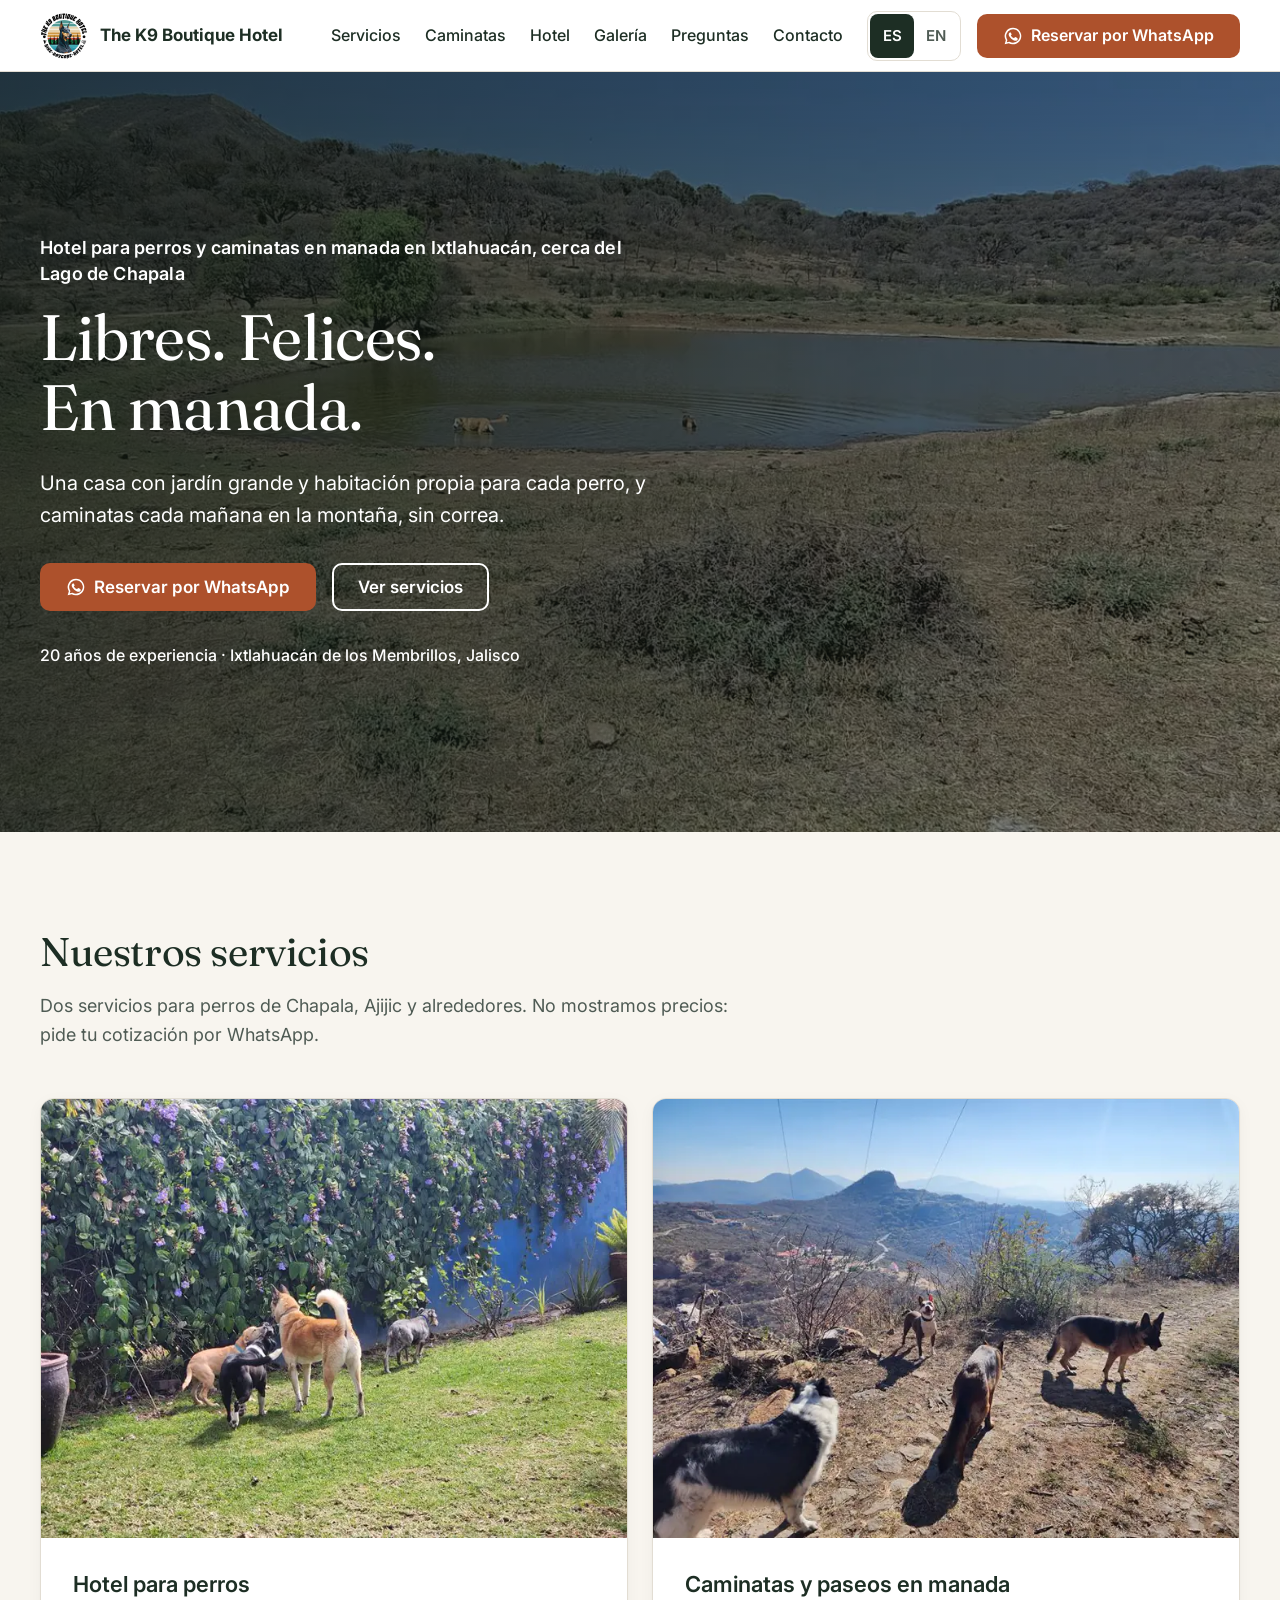
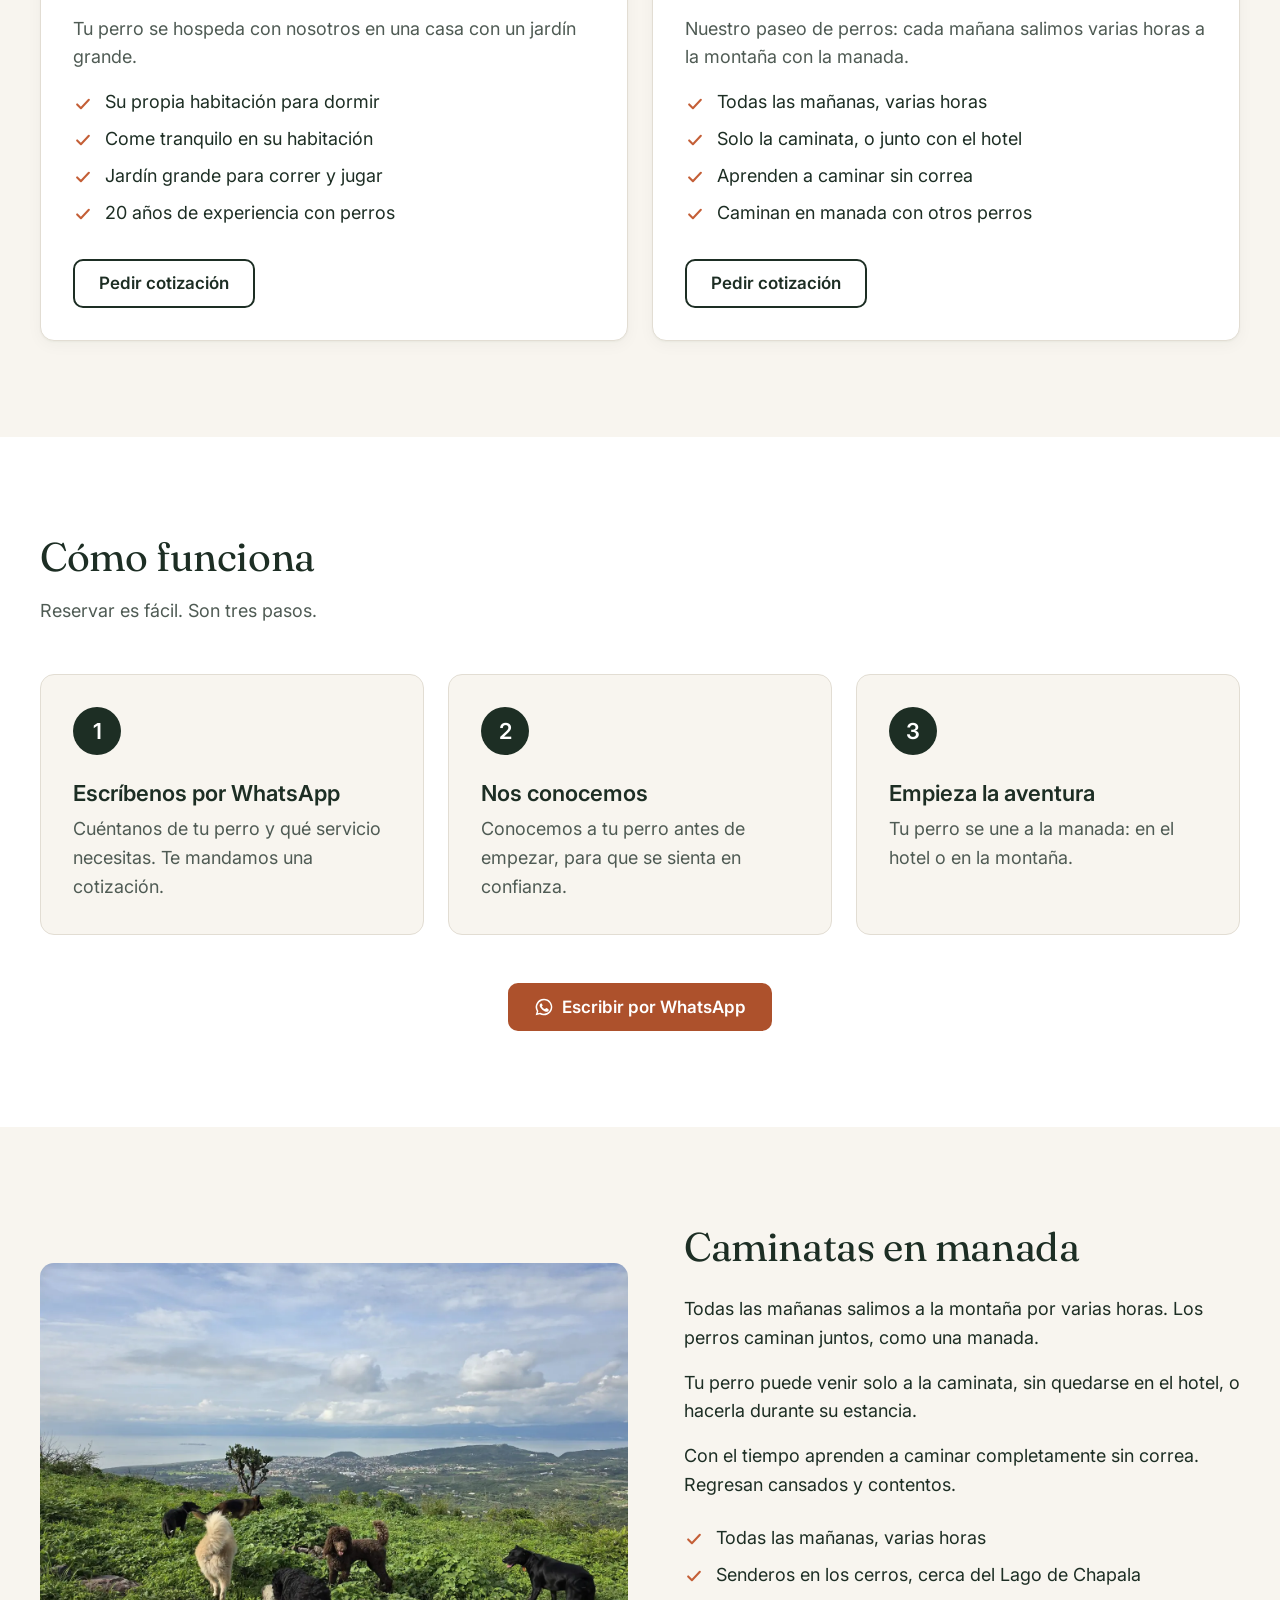
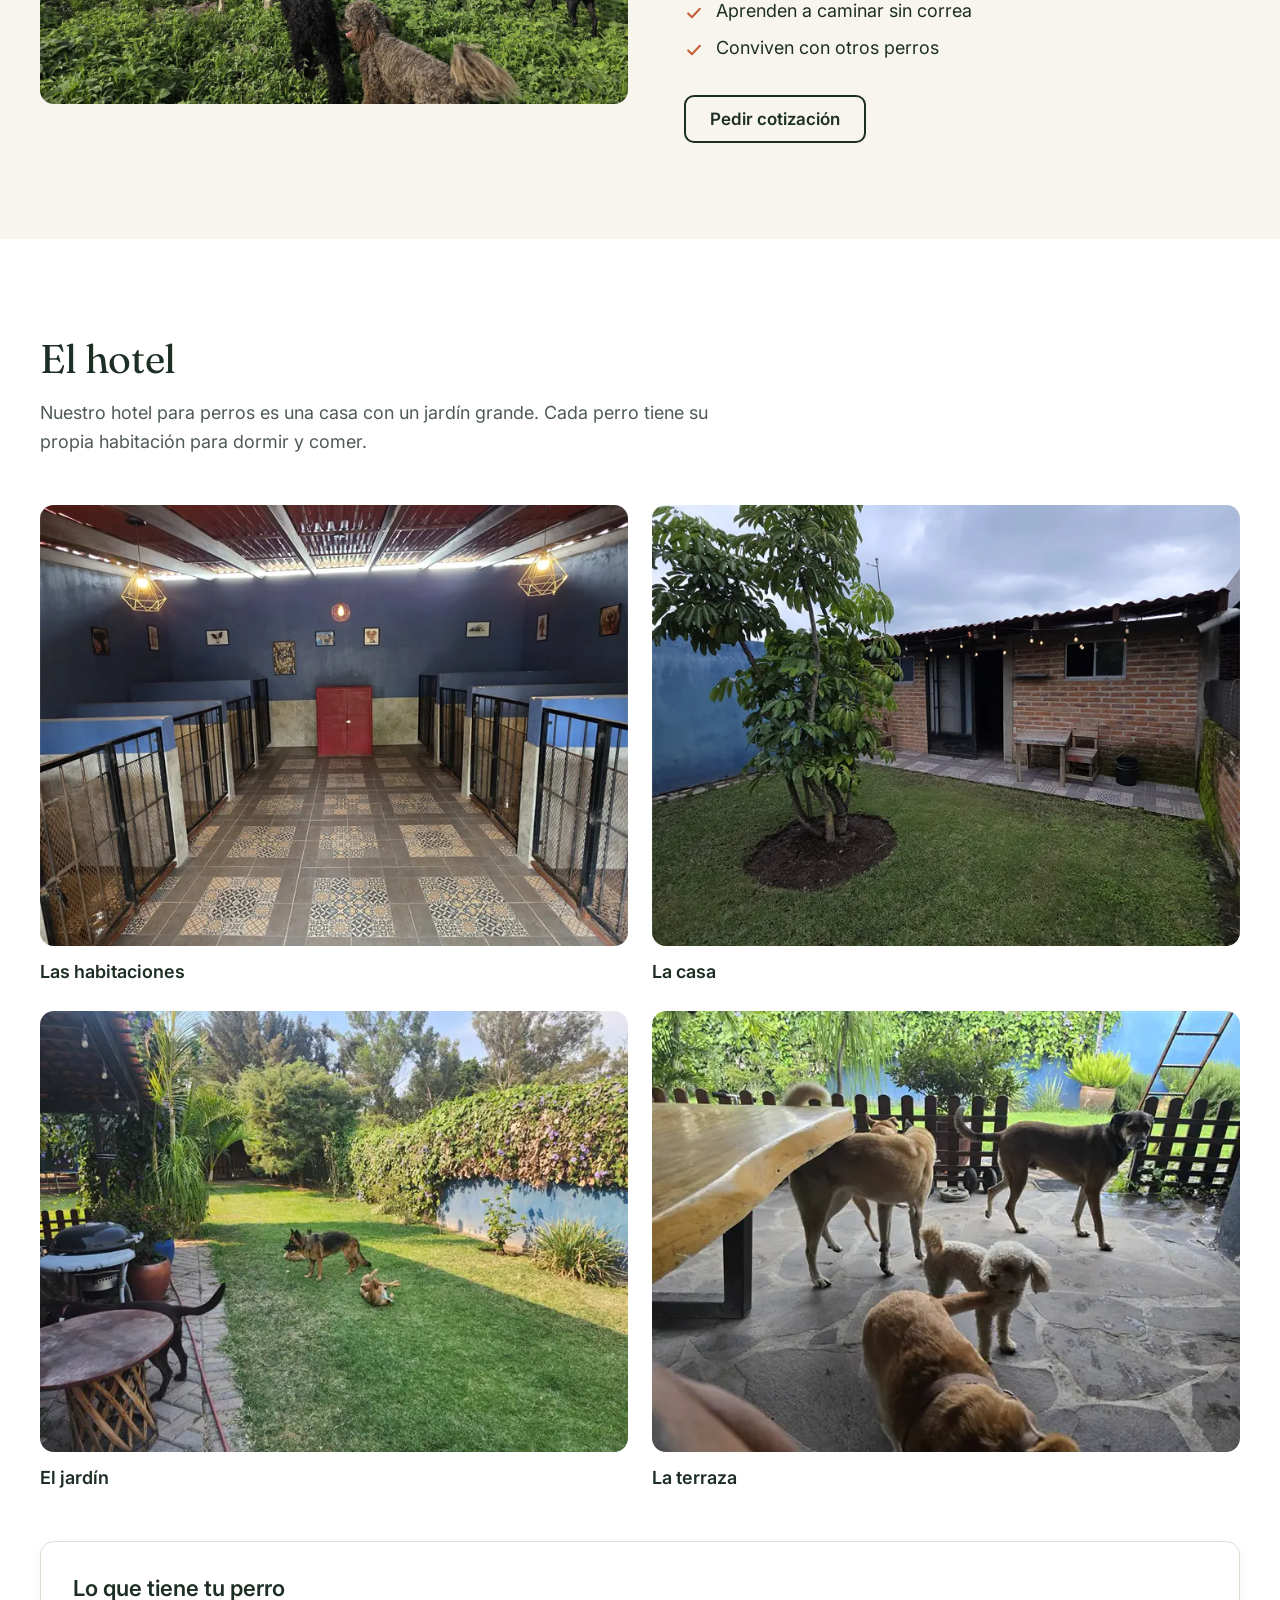
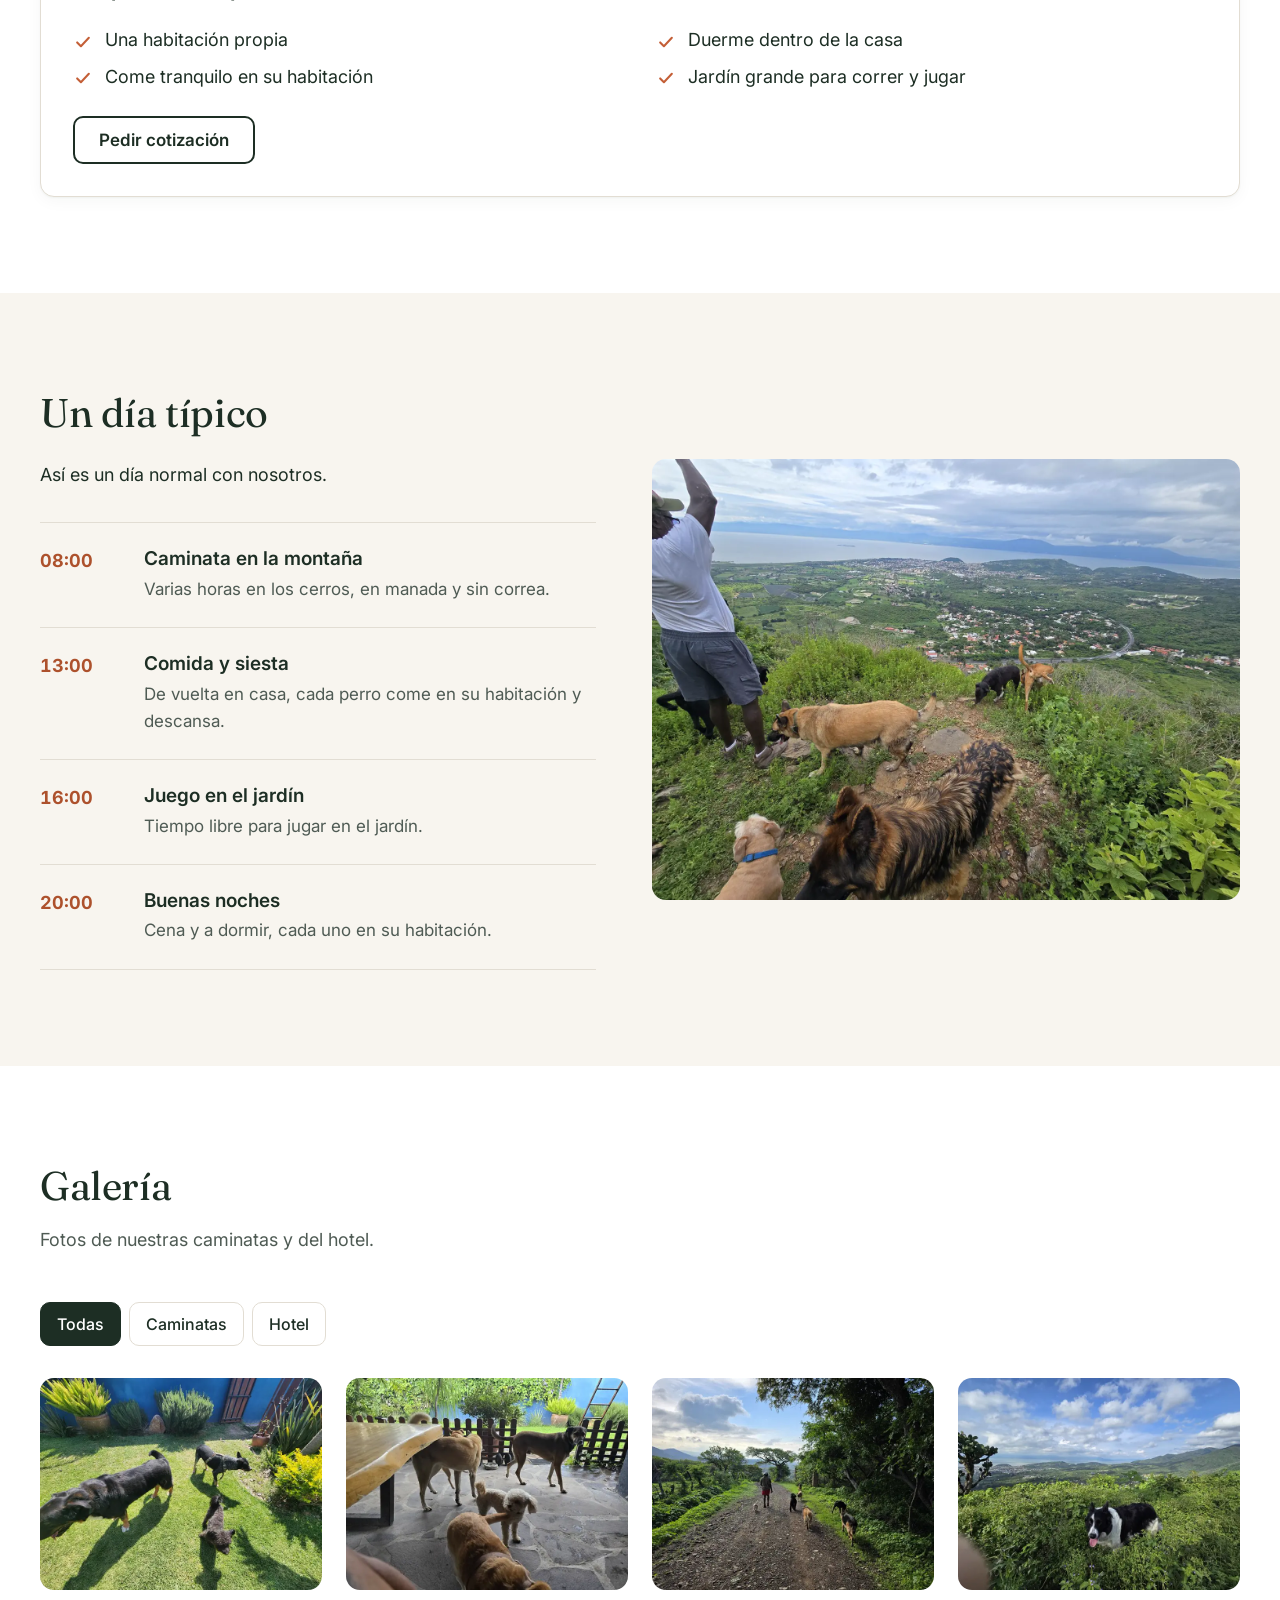
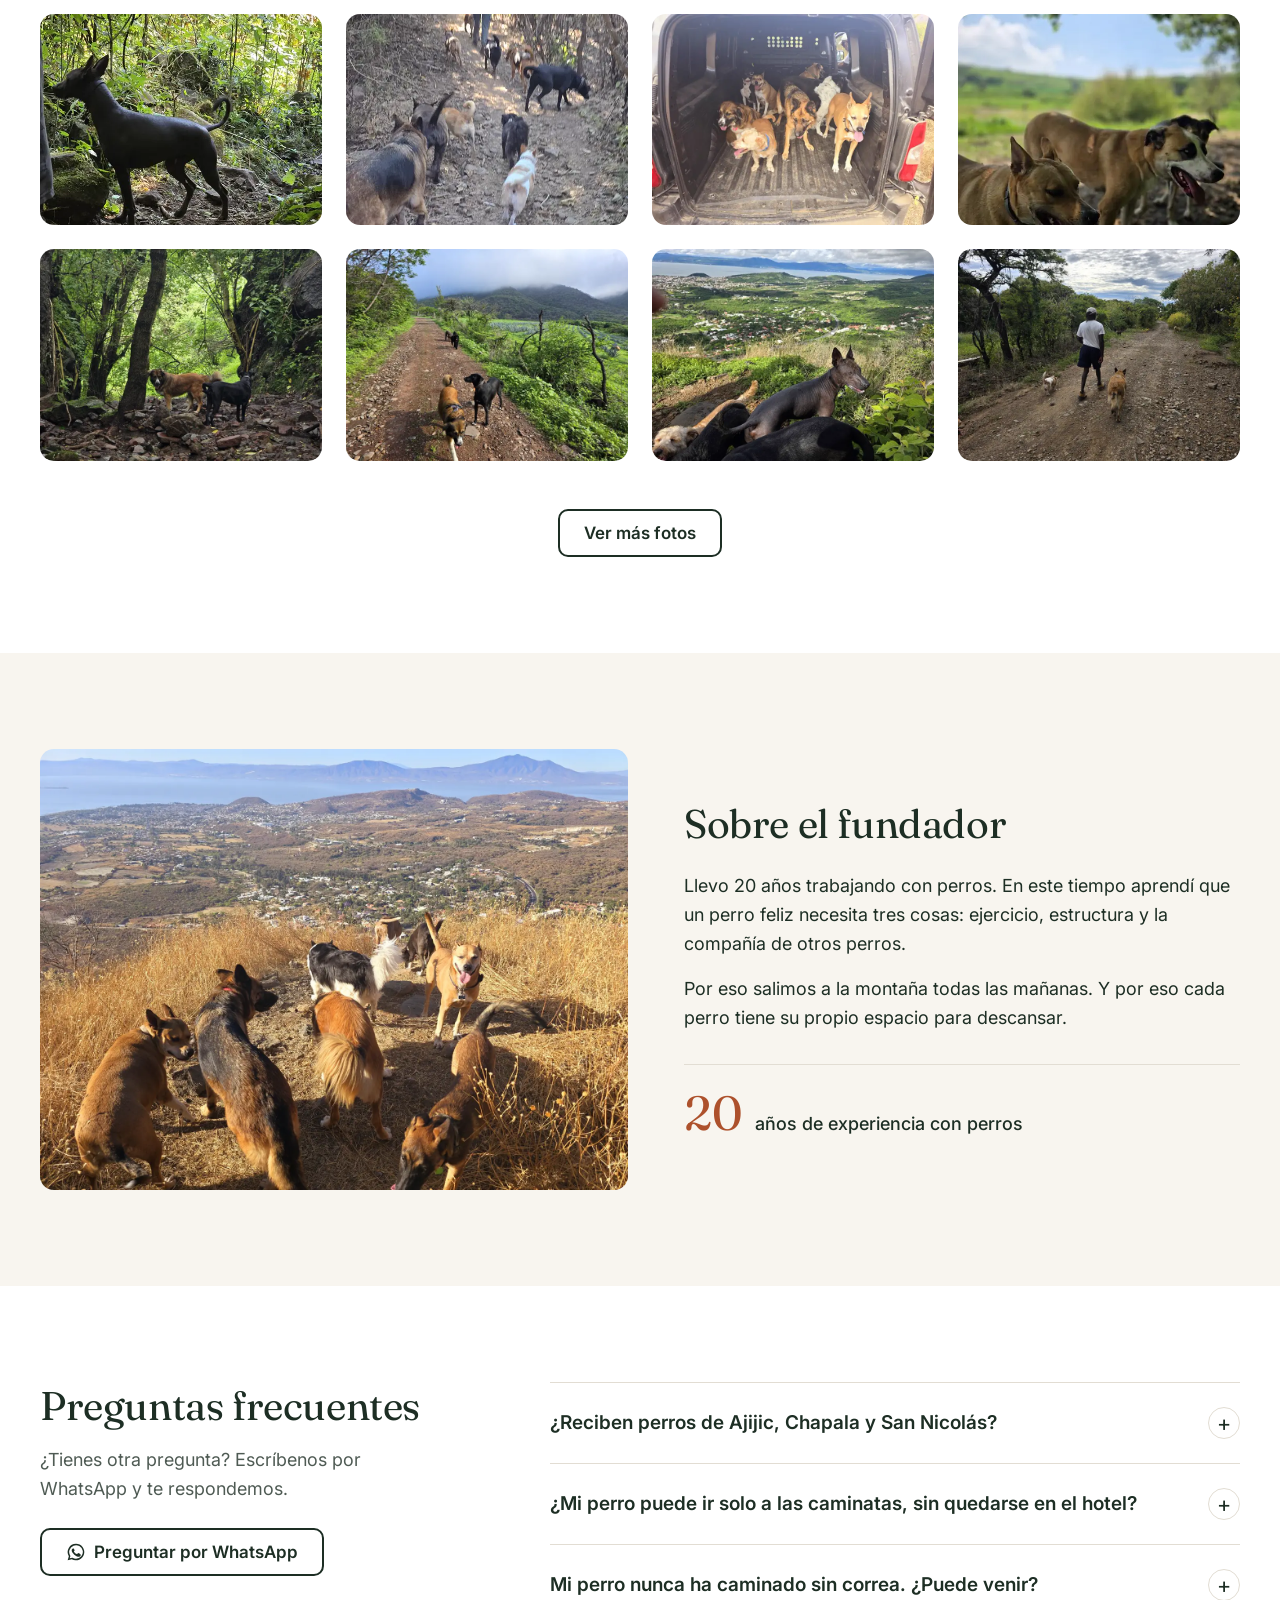
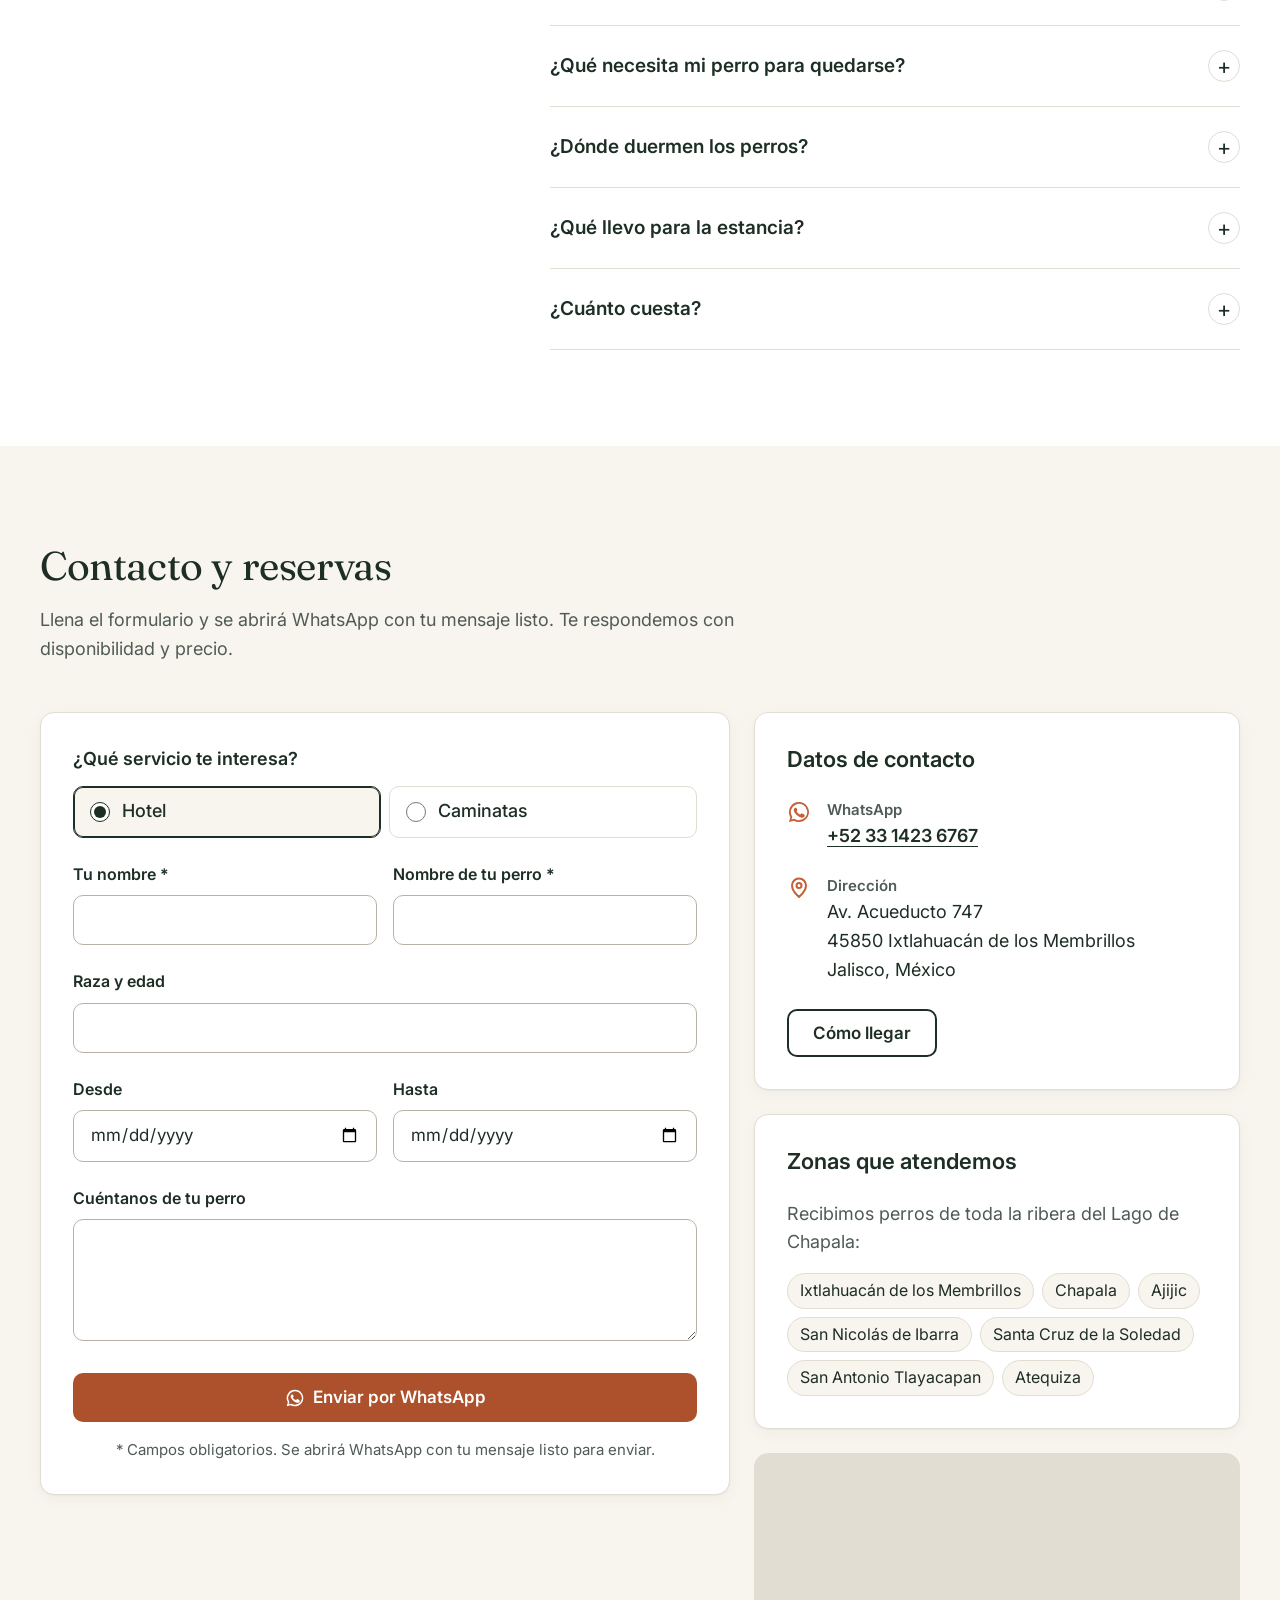
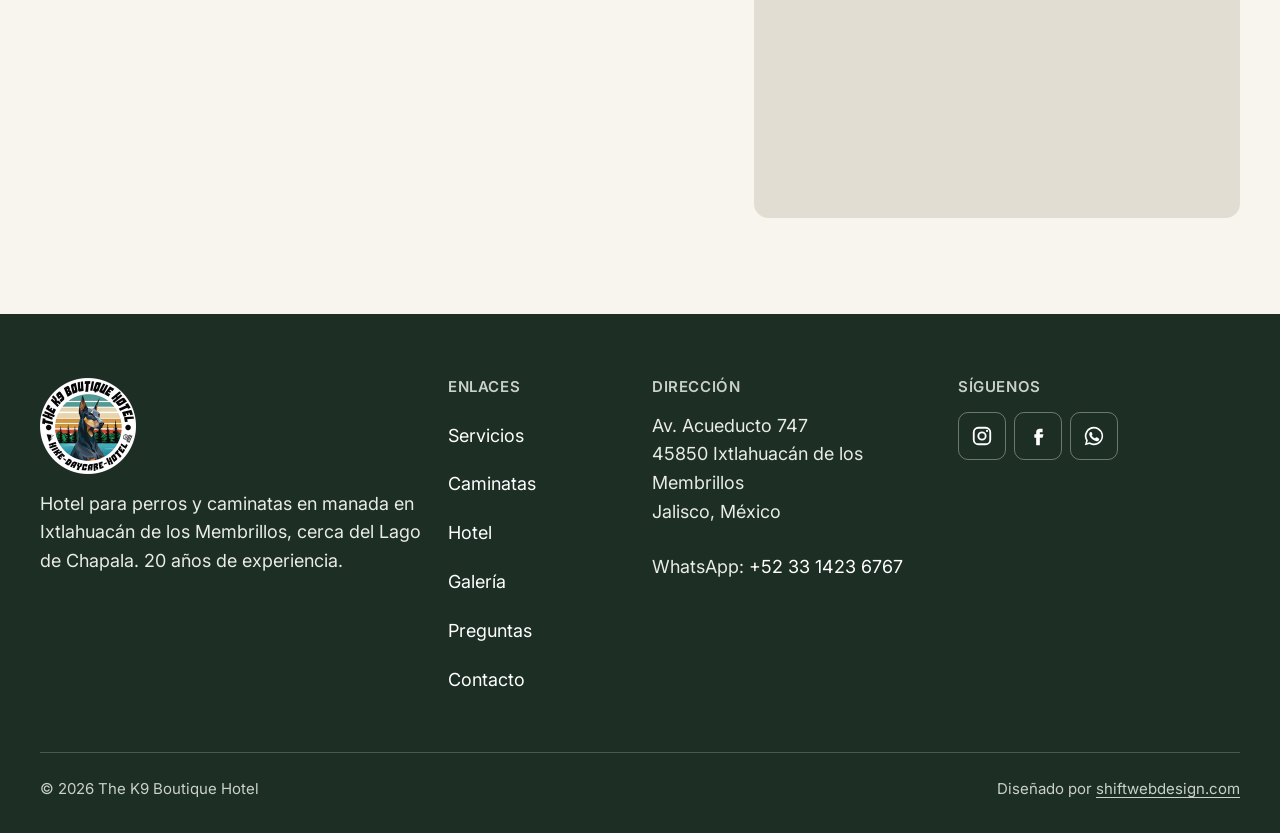
<file: index.html>
<!doctype html>
<html lang="es">
<head>
  <meta charset="utf-8">
  <meta name="viewport" content="width=device-width, initial-scale=1">
  <!-- SEO:START (generated by tools/build.py; edit SEO text there) -->
  <title>Hotel para perros en Ixtlahuacán | The K9 Boutique Hotel</title>
  <meta name="description" content="Hotel para perros y caminatas diarias en manada, sin correa, en Ixtlahuacán. Atendemos Chapala, Ajijic y San Nicolás. 20 años de experiencia.">
  <link rel="canonical" href="https://thek9boutiquehotel.com/">
  <link rel="alternate" hreflang="es-MX" href="https://thek9boutiquehotel.com/">
  <link rel="alternate" hreflang="en" href="https://thek9boutiquehotel.com/en/">
  <link rel="alternate" hreflang="x-default" href="https://thek9boutiquehotel.com/">
  <meta property="og:type" content="website">
  <meta property="og:site_name" content="The K9 Boutique Hotel">
  <meta property="og:locale" content="es_MX">
  <meta property="og:locale:alternate" content="en_US">
  <meta property="og:title" content="Hotel para perros en Ixtlahuacán | The K9 Boutique Hotel">
  <meta property="og:description" content="Hotel para perros y caminatas diarias en manada, sin correa, en Ixtlahuacán. Atendemos Chapala, Ajijic y San Nicolás. 20 años de experiencia.">
  <meta property="og:url" content="https://thek9boutiquehotel.com/">
  <meta property="og:image" content="https://thek9boutiquehotel.com/img/og-image.png">
  <meta property="og:image:width" content="1200">
  <meta property="og:image:height" content="630">
  <script type="application/ld+json">
  {
    "@context": "https://schema.org",
    "@type": "LocalBusiness",
    "name": "The K9 Boutique Hotel",
    "description": "Hotel para perros con habitación propia y jardín grande, y caminatas diarias en manada en la montaña, sin correa. Cerca del Lago de Chapala.",
    "telephone": "+523314236767",
    "image": "https://thek9boutiquehotel.com/img/og-image.png",
    "logo": "https://thek9boutiquehotel.com/img/logo.png",
    "address": {
      "@type": "PostalAddress",
      "streetAddress": "Av. Acueducto 747",
      "postalCode": "45850",
      "addressLocality": "Ixtlahuacán de los Membrillos",
      "addressRegion": "Jalisco",
      "addressCountry": "MX"
    },
    "areaServed": [
      {
        "@type": "City",
        "name": "Ixtlahuacán de los Membrillos"
      },
      {
        "@type": "City",
        "name": "Chapala"
      },
      {
        "@type": "City",
        "name": "Ajijic"
      },
      {
        "@type": "City",
        "name": "San Nicolás de Ibarra"
      },
      {
        "@type": "City",
        "name": "Santa Cruz de la Soledad"
      },
      {
        "@type": "City",
        "name": "San Antonio Tlayacapan"
      },
      {
        "@type": "City",
        "name": "Atequiza"
      }
    ],
    "knowsLanguage": [
      "es",
      "en"
    ],
    "hasOfferCatalog": {
      "@type": "OfferCatalog",
      "name": "Servicios",
      "itemListElement": [
        {
          "@type": "Offer",
          "itemOffered": {
            "@type": "Service",
            "name": "Hotel para perros (pensión canina)"
          }
        },
        {
          "@type": "Offer",
          "itemOffered": {
            "@type": "Service",
            "name": "Caminatas en manada (paseo de perros)"
          }
        }
      ]
    },
    "sameAs": [
      "https://www.instagram.com/thek9boutiquehotel/",
      "https://www.facebook.com/people/The-k9-boutique-hotel/100063778140840/"
    ],
    "@id": "https://thek9boutiquehotel.com/#business",
    "url": "https://thek9boutiquehotel.com/"
  }
  </script>
  <!-- SEO:END -->
  <meta name="theme-color" content="#1d2e24">
  <link rel="icon" href="/favicon.ico" sizes="48x48">
  <link rel="icon" type="image/png" sizes="192x192" href="img/favicon-192.png">
  <link rel="icon" type="image/png" sizes="96x96" href="img/favicon-96.png">
  <link rel="icon" type="image/png" sizes="48x48" href="img/favicon-48.png">
  <link rel="icon" type="image/png" sizes="32x32" href="img/favicon-32.png">
  <link rel="apple-touch-icon" href="img/apple-touch-icon.png">
  <link rel="preconnect" href="https://fonts.googleapis.com">
  <link rel="preconnect" href="https://fonts.gstatic.com" crossorigin>
  <link href="https://fonts.googleapis.com/css2?family=Fraunces:opsz,wght@9..144,400&family=Inter:wght@400;500;600;700&display=swap" rel="stylesheet">
  <link rel="preload" as="image" href="video/hero-poster.webp?v=2">
  <link rel="stylesheet" href="css/styles.css?v=20261012">
</head>
<body>

<svg width="0" height="0" style="position:absolute" aria-hidden="true">
  <symbol id="i-wa" viewBox="0 0 24 24"><path fill="currentColor" d="M12 2a10 10 0 0 0-8.6 15.1L2 22l5-1.3A10 10 0 1 0 12 2zm0 18.2a8.2 8.2 0 0 1-4.2-1.2l-.3-.2-3 .8.8-2.9-.2-.3A8.2 8.2 0 1 1 12 20.2zm4.5-6.1c-.2-.1-1.5-.7-1.7-.8s-.4-.1-.6.1-.7.8-.8 1-.3.2-.5.1a6.7 6.7 0 0 1-3.3-2.9c-.2-.4.2-.4.7-1.3.1-.2 0-.3 0-.4l-.8-1.8c-.2-.5-.4-.4-.6-.4h-.5a1 1 0 0 0-.7.3 3 3 0 0 0-.9 2.2 5.2 5.2 0 0 0 1.1 2.8 11.9 11.9 0 0 0 4.6 4c1.7.7 2.3.8 3.2.7a2.7 2.7 0 0 0 1.8-1.3 2.2 2.2 0 0 0 .1-1.3c0-.1-.2-.2-.4-.3z"/></symbol>
  <symbol id="i-pin" viewBox="0 0 24 24"><path fill="none" stroke="currentColor" stroke-width="2" d="M12 21s-7-6.2-7-11.5a7 7 0 0 1 14 0C19 14.8 12 21 12 21z"/><circle cx="12" cy="9.5" r="2.5" fill="none" stroke="currentColor" stroke-width="2"/></symbol>
</svg>

<a class="skip-link" href="#main"><span class="es">Saltar al contenido</span><span class="en">Skip to content</span></a>

<!-- ============ HEADER ============ -->
<header class="site-header">
  <div class="container header-inner">
    <a href="#top" class="brand">
      <img src="img/logo-192.png" width="48" height="48" alt="">
      <span>The K9 Boutique Hotel</span>
    </a>

    <nav class="nav" aria-label="Principal">
      <a href="#servicios"><span class="es">Servicios</span><span class="en">Services</span></a>
      <a href="#caminatas"><span class="es">Caminatas</span><span class="en">Hikes</span></a>
      <a href="#hotel">Hotel</a>
      <a href="#galeria"><span class="es">Galería</span><span class="en">Gallery</span></a>
      <a href="#preguntas"><span class="es">Preguntas</span><span class="en">FAQ</span></a>
      <a href="#contacto"><span class="es">Contacto</span><span class="en">Contact</span></a>
    </nav>

    <div class="header-actions">
      <div class="lang" role="group" aria-label="Idioma / Language">
        <a href="./" data-lang-link="es" lang="es" hreflang="es" aria-label="Español" aria-current="page">ES</a>
        <a href="en/" data-lang-link="en" lang="en" hreflang="en" aria-label="English">EN</a>
      </div>
      <a href="https://wa.me/523314236767" class="btn btn-primary header-book" data-wa>
        <svg class="icon" aria-hidden="true"><use href="#i-wa"/></svg>
        <span class="es">Reservar por WhatsApp</span><span class="en">Book on WhatsApp</span>
      </a>
      <details class="menu">
        <summary class="menu-btn">
          <svg class="icon" viewBox="0 0 24 24" aria-hidden="true"><path d="M4 7h16M4 12h16M4 17h16" stroke="currentColor" stroke-width="2" stroke-linecap="round"/></svg>
          <span class="es">Menú</span><span class="en">Menu</span>
        </summary>
        <nav class="menu-panel" aria-label="Menú">
          <a href="#servicios"><span class="es">Servicios</span><span class="en">Services</span></a>
          <a href="#caminatas"><span class="es">Caminatas</span><span class="en">Hikes</span></a>
          <a href="#hotel">Hotel</a>
          <a href="#galeria"><span class="es">Galería</span><span class="en">Gallery</span></a>
          <a href="#preguntas"><span class="es">Preguntas</span><span class="en">FAQ</span></a>
          <a href="#contacto"><span class="es">Contacto</span><span class="en">Contact</span></a>
          <a href="https://wa.me/523314236767" class="btn btn-primary" data-wa>
            <svg class="icon" aria-hidden="true"><use href="#i-wa"/></svg>
            <span class="es">Reservar por WhatsApp</span><span class="en">Book on WhatsApp</span>
          </a>
        </nav>
      </details>
    </div>
  </div>
</header>

<main id="main">

<!-- ============ 1. HERO ============ -->
<section class="hero" aria-labelledby="hero-title">
  <video class="hero-video" autoplay muted loop playsinline preload="metadata" poster="video/hero-poster.webp?v=2" aria-hidden="true">
    <source src="video/hero.mp4?v=2" type="video/mp4">
  </video>
  <div class="container hero-content">
    <h1 class="hero-kicker" id="hero-title">
      <span class="es">Hotel para perros y caminatas en manada en Ixtlahuacán, cerca del Lago de Chapala</span>
      <span class="en">Dog boarding and pack hikes in Ixtlahuacán, serving all of Lakeside</span>
    </h1>
    <p class="slogan">
      <span class="es">Libres. Felices.<br>En manada.</span>
      <span class="en">Free. Happy.<br>As a pack.</span>
    </p>
    <p class="hero-text">
      <span class="es">Una casa con jardín grande y habitación propia para cada perro, y caminatas cada mañana en la montaña, sin correa.</span>
      <span class="en">A house with a big yard and a private room for every dog, plus off-leash mountain hikes every morning.</span>
    </p>
    <div class="actions">
      <a href="https://wa.me/523314236767" class="btn btn-primary" data-wa>
        <svg class="icon" aria-hidden="true"><use href="#i-wa"/></svg>
        <span class="es">Reservar por WhatsApp</span><span class="en">Book on WhatsApp</span>
      </a>
      <a href="#servicios" class="btn btn-secondary btn-light"><span class="es">Ver servicios</span><span class="en">See services</span></a>
    </div>
    <p class="trust">
      <span class="es">20 años de experiencia · Ixtlahuacán de los Membrillos, Jalisco</span>
      <span class="en">20 years of experience · Ixtlahuacán de los Membrillos, Jalisco</span>
    </p>
  </div>
</section>

<!-- ============ 2. SERVICES ============ -->
<section class="section" id="servicios" aria-labelledby="servicios-title">
  <div class="container">
    <header class="section-head">
      <h2 id="servicios-title"><span class="es">Nuestros servicios</span><span class="en">Our services</span></h2>
      <p><span class="es">Dos servicios para perros de Chapala, Ajijic y alrededores. No mostramos precios: pide tu cotización por WhatsApp.</span><span class="en">Two services for dogs from Ajijic, Chapala and all of Lakeside. We don't list prices: ask us for a quote on WhatsApp.</span></p>
    </header>

    <div class="grid services">
      <article class="card service">
        <img class="card-img" src="img/k9-0028-sm.webp" width="720" height="540" loading="lazy"
          alt="Perros jugando en el jardín del hotel" data-alt-en="Dogs playing in the hotel yard">
        <div class="card-body">
          <h3><span class="es">Hotel para perros</span><span class="en">Dog hotel &amp; boarding</span></h3>
          <p><span class="es">Tu perro se hospeda con nosotros en una casa con un jardín grande.</span><span class="en">Your dog boards with us in a house with a big yard.</span></p>
          <ul class="checklist">
            <li><span class="es">Su propia habitación para dormir</span><span class="en">Their own room to sleep in</span></li>
            <li><span class="es">Come tranquilo en su habitación</span><span class="en">Meals in peace in their own room</span></li>
            <li><span class="es">Jardín grande para correr y jugar</span><span class="en">A big yard to run and play</span></li>
            <li><span class="es">20 años de experiencia con perros</span><span class="en">20 years of experience with dogs</span></li>
          </ul>
          <a href="#contacto" class="btn btn-secondary" data-service="hotel"><span class="es">Pedir cotización</span><span class="en">Ask for a quote</span></a>
        </div>
      </article>

      <article class="card service">
        <img class="card-img" src="img/k9-0144-sm.webp" width="720" height="540" loading="lazy"
          alt="La manada caminando sin correa en la montaña" data-alt-en="The pack walking off leash in the mountains">
        <div class="card-body">
          <h3><span class="es">Caminatas y paseos en manada</span><span class="en">Pack hikes &amp; dog walking</span></h3>
          <p><span class="es">Nuestro paseo de perros: cada mañana salimos varias horas a la montaña con la manada.</span><span class="en">Our dog walking service: every morning we spend hours in the mountains with the pack.</span></p>
          <ul class="checklist">
            <li><span class="es">Todas las mañanas, varias horas</span><span class="en">Every morning, for several hours</span></li>
            <li><span class="es">Solo la caminata, o junto con el hotel</span><span class="en">Hike only, or as part of a hotel stay</span></li>
            <li><span class="es">Aprenden a caminar sin correa</span><span class="en">Dogs learn to walk off leash</span></li>
            <li><span class="es">Caminan en manada con otros perros</span><span class="en">They walk as a pack with other dogs</span></li>
          </ul>
          <a href="#contacto" class="btn btn-secondary" data-service="caminata"><span class="es">Pedir cotización</span><span class="en">Ask for a quote</span></a>
        </div>
      </article>
    </div>
  </div>
</section>

<!-- ============ 3. HOW IT WORKS ============ -->
<section class="section section-white" id="como-funciona" aria-labelledby="pasos-title">
  <div class="container">
    <header class="section-head">
      <h2 id="pasos-title"><span class="es">Cómo funciona</span><span class="en">How it works</span></h2>
      <p><span class="es">Reservar es fácil. Son tres pasos.</span><span class="en">Booking is easy. It takes three steps.</span></p>
    </header>
    <ol class="grid steps">
      <li class="step">
        <span class="step-num" aria-hidden="true">1</span>
        <h3><span class="es">Escríbenos por WhatsApp</span><span class="en">Message us on WhatsApp</span></h3>
        <p><span class="es">Cuéntanos de tu perro y qué servicio necesitas. Te mandamos una cotización.</span><span class="en">Tell us about your dog and which service you need. We'll send you a quote.</span></p>
      </li>
      <li class="step">
        <span class="step-num" aria-hidden="true">2</span>
        <h3><span class="es">Nos conocemos</span><span class="en">Meet &amp; greet</span></h3>
        <p><span class="es">Conocemos a tu perro antes de empezar, para que se sienta en confianza.</span><span class="en">We meet your dog before the first day, so they feel at ease.</span></p>
      </li>
      <li class="step">
        <span class="step-num" aria-hidden="true">3</span>
        <h3><span class="es">Empieza la aventura</span><span class="en">Your dog's adventure begins</span></h3>
        <p><span class="es">Tu perro se une a la manada: en el hotel o en la montaña.</span><span class="en">Your dog joins the pack: at the hotel or in the mountains.</span></p>
      </li>
    </ol>
    <div class="actions actions-center">
      <a href="https://wa.me/523314236767" class="btn btn-primary" data-wa>
        <svg class="icon" aria-hidden="true"><use href="#i-wa"/></svg>
        <span class="es">Escribir por WhatsApp</span><span class="en">Message us on WhatsApp</span>
      </a>
    </div>
  </div>
</section>

<!-- ============ 4. PACK HIKES ============ -->
<section class="section" id="caminatas" aria-labelledby="caminatas-title">
  <div class="container grid split">
    <img class="photo split-media" src="img/k9-0327.webp" width="1440" height="1080" loading="lazy"
      alt="La manada descansa en un cerro con vista al valle" data-alt-en="The pack resting on a hill overlooking the valley">
    <div class="split-text">
      <h2 id="caminatas-title"><span class="es">Caminatas en manada</span><span class="en">Pack hikes</span></h2>
      <p><span class="es">Todas las mañanas salimos a la montaña por varias horas. Los perros caminan juntos, como una manada.</span><span class="en">Every morning we head into the mountains for several hours. The dogs walk together, as a pack.</span></p>
      <p><span class="es">Tu perro puede venir solo a la caminata, sin quedarse en el hotel, o hacerla durante su estancia.</span><span class="en">Your dog can join just for the hike, without staying at the hotel, or as part of a hotel stay.</span></p>
      <p><span class="es">Con el tiempo aprenden a caminar completamente sin correa. Regresan cansados y contentos.</span><span class="en">Over time they learn to walk completely off leash. They come back tired and happy.</span></p>
      <ul class="checklist">
        <li><span class="es">Todas las mañanas, varias horas</span><span class="en">Every morning, for several hours</span></li>
        <li><span class="es">Senderos en los cerros, cerca del Lago de Chapala</span><span class="en">Trails in the hills near Lake Chapala</span></li>
        <li><span class="es">Aprenden a caminar sin correa</span><span class="en">Dogs learn to walk off leash</span></li>
        <li><span class="es">Conviven con otros perros</span><span class="en">They spend time with other dogs</span></li>
      </ul>
      <a href="#contacto" class="btn btn-secondary" data-service="caminata"><span class="es">Pedir cotización</span><span class="en">Ask for a quote</span></a>
    </div>
  </div>
</section>

<!-- ============ 5. THE HOTEL ============ -->
<section class="section section-white" id="hotel" aria-labelledby="hotel-title">
  <div class="container">
    <header class="section-head">
      <h2 id="hotel-title"><span class="es">El hotel</span><span class="en">The hotel</span></h2>
      <p><span class="es">Nuestro hotel para perros es una casa con un jardín grande. Cada perro tiene su propia habitación para dormir y comer.</span><span class="en">Our dog boarding is a house with a big yard. Every dog has their own room to sleep and eat.</span></p>
    </header>
    <div class="grid hotel-photos">
      <figure class="figure">
        <img class="photo" src="img/hotel-habitaciones-sm.webp" srcset="img/hotel-habitaciones-sm.webp 720w, img/hotel-habitaciones.webp 1440w" sizes="(max-width: 720px) 100vw, 588px" width="720" height="540" loading="lazy"
          alt="Las habitaciones individuales para cada perro dentro del hotel" data-alt-en="The private dog rooms inside the hotel">
        <figcaption><span class="es">Las habitaciones</span><span class="en">The rooms</span></figcaption>
      </figure>
      <figure class="figure">
        <img class="photo" src="img/hotel-casa-sm.webp" srcset="img/hotel-casa-sm.webp 720w, img/hotel-casa.webp 1440w" sizes="(max-width: 720px) 100vw, 588px" width="720" height="540" loading="lazy"
          alt="La casa del hotel con su jardín" data-alt-en="The hotel house and its yard">
        <figcaption><span class="es">La casa</span><span class="en">The house</span></figcaption>
      </figure>
      <figure class="figure">
        <img class="photo" src="img/k9-0213-sm.webp" srcset="img/k9-0213-sm.webp 720w, img/k9-0213.webp 1440w" sizes="(max-width: 720px) 100vw, 588px" width="720" height="540" loading="lazy"
          alt="El jardín del hotel con perros jugando" data-alt-en="The hotel yard with dogs playing">
        <figcaption><span class="es">El jardín</span><span class="en">The yard</span></figcaption>
      </figure>
      <figure class="figure">
        <img class="photo" src="img/k9-0466-sm.webp" srcset="img/k9-0466-sm.webp 720w, img/k9-0466.webp 1440w" sizes="(max-width: 720px) 100vw, 588px" width="720" height="540" loading="lazy"
          alt="Perros en la terraza del hotel" data-alt-en="Dogs on the hotel terrace">
        <figcaption><span class="es">La terraza</span><span class="en">The terrace</span></figcaption>
      </figure>
    </div>
    <div class="card amenities">
      <h3><span class="es">Lo que tiene tu perro</span><span class="en">What your dog gets</span></h3>
      <ul class="checklist checklist-cols">
        <li><span class="es">Una habitación propia</span><span class="en">A room of their own</span></li>
        <li><span class="es">Duerme dentro de la casa</span><span class="en">Sleeps inside the house</span></li>
        <li><span class="es">Come tranquilo en su habitación</span><span class="en">Meals in peace in their room</span></li>
        <li><span class="es">Jardín grande para correr y jugar</span><span class="en">A big yard to run and play</span></li>
      </ul>
      <a href="#contacto" class="btn btn-secondary" data-service="hotel"><span class="es">Pedir cotización</span><span class="en">Ask for a quote</span></a>
    </div>
  </div>
</section>

<!-- ============ 6. A TYPICAL DAY ============ -->
<section class="section" id="dia" aria-labelledby="dia-title">
  <div class="container grid split">
    <div class="split-text">
      <h2 id="dia-title"><span class="es">Un día típico</span><span class="en">A typical day</span></h2>
      <p><span class="es">Así es un día normal con nosotros.</span><span class="en">This is what a normal day with us looks like.</span></p>
      <ol class="schedule">
        <li>
          <span class="time">08:00</span>
          <div><h3><span class="es">Caminata en la montaña</span><span class="en">Mountain hike</span></h3>
          <p><span class="es">Varias horas en los cerros, en manada y sin correa.</span><span class="en">Several hours in the hills, as a pack and off leash.</span></p></div>
        </li>
        <li>
          <span class="time">13:00</span>
          <div><h3><span class="es">Comida y siesta</span><span class="en">Lunch and a nap</span></h3>
          <p><span class="es">De vuelta en casa, cada perro come en su habitación y descansa.</span><span class="en">Back home, each dog eats in their own room and rests.</span></p></div>
        </li>
        <li>
          <span class="time">16:00</span>
          <div><h3><span class="es">Juego en el jardín</span><span class="en">Play in the yard</span></h3>
          <p><span class="es">Tiempo libre para jugar en el jardín.</span><span class="en">Free time to play in the yard.</span></p></div>
        </li>
        <li>
          <span class="time">20:00</span>
          <div><h3><span class="es">Buenas noches</span><span class="en">Good night</span></h3>
          <p><span class="es">Cena y a dormir, cada uno en su habitación.</span><span class="en">Dinner, then bed, each in their own room.</span></p></div>
        </li>
      </ol>
    </div>
    <img class="photo split-media" src="img/k9-0912.webp" width="1440" height="1080" loading="lazy"
      alt="Perros caminando por un cerro con vista al lago" data-alt-en="Dogs hiking on a hill with a view of the lake">
  </div>
</section>

<!-- ============ 7. GALLERY ============ -->
<section class="section section-white" id="galeria" aria-labelledby="galeria-title">
  <div class="container">
    <header class="section-head">
      <h2 id="galeria-title"><span class="es">Galería</span><span class="en">Gallery</span></h2>
      <p><span class="es">Fotos de nuestras caminatas y del hotel.</span><span class="en">Photos from our hikes and the hotel.</span></p>
    </header>
    <div class="filters" role="group" aria-label="Filtrar fotos / Filter photos" hidden>
      <button type="button" data-filter="all" aria-pressed="true"><span class="es">Todas</span><span class="en">All</span></button>
      <button type="button" data-filter="caminatas" aria-pressed="false"><span class="es">Caminatas</span><span class="en">Hikes</span></button>
      <button type="button" data-filter="hotel" aria-pressed="false">Hotel</button>
    </div>
    <!-- The first 12 photos are in the HTML so the gallery works without JavaScript. -->
    <ul class="gallery-grid" id="gallery">
      <li><a href="img/k9-0166.webp"><img src="img/k9-0166-sm.webp" width="720" height="540" loading="lazy" alt="Perros en el hotel"></a></li>
      <li><a href="img/k9-0466.webp"><img src="img/k9-0466-sm.webp" width="720" height="540" loading="lazy" alt="Perros en el hotel"></a></li>
      <li><a href="img/k9-0321.webp"><img src="img/k9-0321-sm.webp" width="720" height="540" loading="lazy" alt="La manada en la montaña"></a></li>
      <li><a href="img/k9-0505.webp"><img src="img/k9-0505-sm.webp" width="720" height="540" loading="lazy" alt="Perros caminando en la montaña"></a></li>
      <li><a href="img/k9-0629.webp"><img src="img/k9-0629-sm.webp" width="540" height="720" loading="lazy" alt="Perros caminando en la montaña"></a></li>
      <li><a href="img/k9-0944.webp"><img src="img/k9-0944-sm.webp" width="540" height="720" loading="lazy" alt="La manada en la montaña"></a></li>
      <li><a href="img/k9-0717.webp"><img src="img/k9-0717-sm.webp" width="720" height="540" loading="lazy" alt="Perros en una caminata"></a></li>
      <li><a href="img/k9-1049.webp"><img src="img/k9-1049-sm.webp" width="540" height="720" loading="lazy" alt="Perros caminando en la montaña"></a></li>
      <li><a href="img/k9-0556.webp"><img src="img/k9-0556-sm.webp" width="720" height="540" loading="lazy" alt="Perros caminando en la montaña"></a></li>
      <li><a href="img/k9-0320.webp"><img src="img/k9-0320-sm.webp" width="720" height="540" loading="lazy" alt="La manada en la montaña"></a></li>
      <li><a href="img/k9-0880.webp"><img src="img/k9-0880-sm.webp" width="720" height="540" loading="lazy" alt="Perros caminando en la montaña"></a></li>
      <li><a href="img/k9-0590.webp"><img src="img/k9-0590-sm.webp" width="720" height="540" loading="lazy" alt="La manada en la montaña"></a></li>
    </ul>
    <div class="actions actions-center">
      <button type="button" class="btn btn-secondary" id="loadMore" hidden><span class="es">Ver más fotos</span><span class="en">See more photos</span></button>
    </div>
  </div>
</section>

<!-- ============ 8. FOUNDER ============ -->
<section class="section" id="fundador" aria-labelledby="fundador-title">
  <div class="container grid split">
    <img class="photo split-media founder-photo" src="img/k9-0727.webp" width="1440" height="1080" loading="lazy"
      alt="La manada en la cima de un cerro con vista al valle" data-alt-en="The pack on a hilltop overlooking the valley">
    <div class="split-text">
      <h2 id="fundador-title"><span class="es">Sobre el fundador</span><span class="en">About the founder</span></h2>
      <p><span class="es">Llevo 20 años trabajando con perros. En este tiempo aprendí que un perro feliz necesita tres cosas: ejercicio, estructura y la compañía de otros perros.</span><span class="en">I have worked with dogs for 20 years. In that time I learned that a happy dog needs three things: exercise, structure and the company of other dogs.</span></p>
      <p><span class="es">Por eso salimos a la montaña todas las mañanas. Y por eso cada perro tiene su propio espacio para descansar.</span><span class="en">That's why we go to the mountains every morning. And that's why every dog has their own space to rest.</span></p>
      <p class="stat"><strong>20</strong> <span class="es">años de experiencia con perros</span><span class="en">years of experience with dogs</span></p>
    </div>
  </div>
</section>

<!-- ============ 9. FAQ ============ -->
<section class="section section-white" id="preguntas" aria-labelledby="preguntas-title">
  <div class="container grid">
    <header class="faq-head">
      <h2 id="preguntas-title"><span class="es">Preguntas frecuentes</span><span class="en">Frequently asked questions</span></h2>
      <p><span class="es">¿Tienes otra pregunta? Escríbenos por WhatsApp y te respondemos.</span><span class="en">Have another question? Message us on WhatsApp and we'll answer.</span></p>
      <a href="https://wa.me/523314236767" class="btn btn-secondary" data-wa>
        <svg class="icon" aria-hidden="true"><use href="#i-wa"/></svg>
        <span class="es">Preguntar por WhatsApp</span><span class="en">Ask on WhatsApp</span>
      </a>
    </header>
    <div class="faq-list">
      <details class="faq-item" name="faq">
        <summary><span class="es">¿Reciben perros de Ajijic, Chapala y San Nicolás?</span><span class="en">Do you take dogs from Ajijic, Chapala and San Nicolás?</span></summary>
        <p><span class="es">Sí. Estamos en Ixtlahuacán de los Membrillos, cerca del Lago de Chapala. Recibimos perros de Chapala, Ajijic, San Nicolás de Ibarra, Santa Cruz de la Soledad, San Antonio Tlayacapan, Atequiza y alrededores.</span><span class="en">Yes. We're in Ixtlahuacán de los Membrillos, near Lake Chapala. We welcome dogs from Chapala, Ajijic, San Nicolás de Ibarra, Santa Cruz de la Soledad, San Antonio Tlayacapan, Atequiza and the rest of Lakeside.</span></p>
      </details>
      <details class="faq-item" name="faq">
        <summary><span class="es">¿Mi perro puede ir solo a las caminatas, sin quedarse en el hotel?</span><span class="en">Can my dog join the hikes without staying at the hotel?</span></summary>
        <p><span class="es">Sí. Tu perro puede unirse a las caminatas de la mañana sin hospedarse. Escríbenos por WhatsApp para ver días y horarios.</span><span class="en">Yes. Your dog can join the morning hikes without boarding. Message us on WhatsApp to arrange days and times.</span></p>
      </details>
      <details class="faq-item" name="faq">
        <summary><span class="es">Mi perro nunca ha caminado sin correa. ¿Puede venir?</span><span class="en">My dog has never walked off leash. Can they come?</span></summary>
        <p><span class="es">Sí. La mayoría llegan así. Vamos poco a poco y cada perro aprende a su ritmo, con ayuda de la manada.</span><span class="en">Yes. Most dogs arrive that way. We go step by step and each dog learns at their own pace, with help from the pack.</span></p>
      </details>
      <details class="faq-item" name="faq">
        <summary><span class="es">¿Qué necesita mi perro para quedarse?</span><span class="en">What does my dog need to stay?</span></summary>
        <p><span class="es">Vacunas al día, desparasitación y tratamiento contra pulgas y garrapatas. Antes de la primera visita nos conocemos.</span><span class="en">Up-to-date vaccines, deworming and flea and tick treatment. We meet before the first visit.</span></p>
      </details>
      <details class="faq-item" name="faq">
        <summary><span class="es">¿Dónde duermen los perros?</span><span class="en">Where do the dogs sleep?</span></summary>
        <p><span class="es">Dentro de la casa. Cada perro tiene su propia habitación, donde come y duerme tranquilo.</span><span class="en">Inside the house. Each dog has their own room, where they eat and sleep in peace.</span></p>
      </details>
      <details class="faq-item" name="faq">
        <summary><span class="es">¿Qué llevo para la estancia?</span><span class="en">What should I bring for the stay?</span></summary>
        <p><span class="es">Su comida de siempre, para no cambiar su dieta. Si quieres, también su cama o su juguete favorito.</span><span class="en">Their usual food, so their diet doesn't change. If you like, also their bed or favorite toy.</span></p>
      </details>
      <details class="faq-item" name="faq">
        <summary><span class="es">¿Cuánto cuesta?</span><span class="en">How much does it cost?</span></summary>
        <p><span class="es">Depende del servicio y de los días. Escríbenos por WhatsApp con tus fechas y te mandamos una cotización.</span><span class="en">It depends on the service and the number of days. Message us on WhatsApp with your dates and we'll send you a quote.</span></p>
      </details>
    </div>
  </div>
</section>

<!-- ============ 10. CONTACT & BOOKING ============ -->
<section class="section" id="contacto" aria-labelledby="contacto-title">
  <div class="container">
    <header class="section-head">
      <h2 id="contacto-title"><span class="es">Contacto y reservas</span><span class="en">Contact &amp; booking</span></h2>
      <p><span class="es">Llena el formulario y se abrirá WhatsApp con tu mensaje listo. Te respondemos con disponibilidad y precio.</span><span class="en">Fill in the form and WhatsApp will open with your message ready. We'll reply with availability and a quote.</span></p>
    </header>

    <div class="grid contact-grid">
      <form class="card form" id="bookingForm" novalidate>
        <fieldset class="service-pick">
          <legend><span class="es">¿Qué servicio te interesa?</span><span class="en">Which service are you interested in?</span></legend>
          <label><input type="radio" name="service" value="hotel" checked> <span><span class="es">Hotel</span><span class="en">Hotel</span></span></label>
          <label><input type="radio" name="service" value="caminata"> <span><span class="es">Caminatas</span><span class="en">Pack hikes</span></span></label>
        </fieldset>
        <div class="fields">
          <div class="field">
            <label for="f-name"><span class="es">Tu nombre</span><span class="en">Your name</span> *</label>
            <input id="f-name" name="name" required autocomplete="name" aria-describedby="f-name-err">
            <p class="field-error" id="f-name-err" hidden><span class="es">Escribe tu nombre.</span><span class="en">Please enter your name.</span></p>
          </div>
          <div class="field">
            <label for="f-dog"><span class="es">Nombre de tu perro</span><span class="en">Your dog's name</span> *</label>
            <input id="f-dog" name="dog" required aria-describedby="f-dog-err">
            <p class="field-error" id="f-dog-err" hidden><span class="es">Escribe el nombre de tu perro.</span><span class="en">Please enter your dog's name.</span></p>
          </div>
          <div class="field field-full">
            <label for="f-breed"><span class="es">Raza y edad</span><span class="en">Breed and age</span></label>
            <input id="f-breed" name="breed">
          </div>
          <div class="field">
            <label for="f-from"><span class="es">Desde</span><span class="en">From</span></label>
            <input id="f-from" name="from" type="date">
          </div>
          <div class="field">
            <label for="f-to"><span class="es">Hasta</span><span class="en">To</span></label>
            <input id="f-to" name="to" type="date">
          </div>
          <div class="field field-full">
            <label for="f-notes"><span class="es">Cuéntanos de tu perro</span><span class="en">Tell us about your dog</span></label>
            <textarea id="f-notes" name="notes" rows="4"></textarea>
          </div>
        </div>
        <button type="submit" class="btn btn-primary btn-block">
          <svg class="icon" aria-hidden="true"><use href="#i-wa"/></svg>
          <span class="es">Enviar por WhatsApp</span><span class="en">Send on WhatsApp</span>
        </button>
        <p class="form-note"><span class="es">* Campos obligatorios. Se abrirá WhatsApp con tu mensaje listo para enviar.</span><span class="en">* Required fields. WhatsApp will open with your message ready to send.</span></p>
      </form>

      <div class="contact-info">
        <div class="card">
          <h3><span class="es">Datos de contacto</span><span class="en">Contact details</span></h3>
          <ul class="contact-list">
            <li>
              <svg class="icon" aria-hidden="true"><use href="#i-wa"/></svg>
              <div><strong>WhatsApp</strong><a href="https://wa.me/523314236767" data-wa data-phone>+52 33 1423 6767</a></div>
            </li>
            <li>
              <svg class="icon" aria-hidden="true"><use href="#i-pin"/></svg>
              <div><strong><span class="es">Dirección</span><span class="en">Address</span></strong>
              <address>Av. Acueducto 747<br>45850 Ixtlahuacán de los Membrillos<br>Jalisco, México</address></div>
            </li>
          </ul>
          <a class="btn btn-secondary" target="_blank" rel="noopener" href="https://www.google.com/maps/search/?api=1&amp;query=Av.+Acueducto+747,+Ixtlahuac%C3%A1n+de+los+Membrillos,+Jalisco"><span class="es">Cómo llegar</span><span class="en">Get directions</span></a>
        </div>
        <div class="card">
          <h3><span class="es">Zonas que atendemos</span><span class="en">Areas we serve</span></h3>
          <p class="areas-intro"><span class="es">Recibimos perros de toda la ribera del Lago de Chapala:</span><span class="en">We welcome dogs from all around Lakeside:</span></p>
          <ul class="area-list">
            <li>Ixtlahuacán de los Membrillos</li>
            <li>Chapala</li>
            <li>Ajijic</li>
            <li>San Nicolás de Ibarra</li>
            <li>Santa Cruz de la Soledad</li>
            <li>San Antonio Tlayacapan</li>
            <li>Atequiza</li>
          </ul>
        </div>
        <div class="map">
          <iframe title="Mapa: Av. Acueducto 747, Ixtlahuacán de los Membrillos" data-title-en="Map: Av. Acueducto 747, Ixtlahuacán de los Membrillos" loading="lazy" referrerpolicy="no-referrer-when-downgrade"
            src="https://www.google.com/maps?q=Av.+Acueducto+747,+Ixtlahuac%C3%A1n+de+los+Membrillos,+Jalisco,+M%C3%A9xico&amp;z=14&amp;output=embed"></iframe>
        </div>
      </div>
    </div>
  </div>
</section>

</main>

<!-- ============ FOOTER ============ -->
<footer class="site-footer">
  <div class="container grid">
    <div class="footer-brand">
      <img src="img/logo-192.png" width="96" height="96" alt="The K9 Boutique Hotel" loading="lazy">
      <p><span class="es">Hotel para perros y caminatas en manada en Ixtlahuacán de los Membrillos, cerca del Lago de Chapala. 20 años de experiencia.</span><span class="en">Dog boarding and pack hikes in Ixtlahuacán de los Membrillos, serving all of Lakeside. 20 years of experience.</span></p>
    </div>
    <nav class="footer-col" aria-label="Pie de página">
      <h2><span class="es">Enlaces</span><span class="en">Links</span></h2>
      <ul>
        <li><a href="#servicios"><span class="es">Servicios</span><span class="en">Services</span></a></li>
        <li><a href="#caminatas"><span class="es">Caminatas</span><span class="en">Hikes</span></a></li>
        <li><a href="#hotel">Hotel</a></li>
        <li><a href="#galeria"><span class="es">Galería</span><span class="en">Gallery</span></a></li>
        <li><a href="#preguntas"><span class="es">Preguntas</span><span class="en">FAQ</span></a></li>
        <li><a href="#contacto"><span class="es">Contacto</span><span class="en">Contact</span></a></li>
      </ul>
    </nav>
    <div class="footer-col">
      <h2><span class="es">Dirección</span><span class="en">Address</span></h2>
      <address>Av. Acueducto 747<br>45850 Ixtlahuacán de los Membrillos<br>Jalisco, México</address>
      <p class="footer-phone">WhatsApp: <a href="https://wa.me/523314236767" data-wa data-phone>+52 33 1423 6767</a></p>
    </div>
    <div class="footer-col">
      <h2><span class="es">Síguenos</span><span class="en">Follow us</span></h2>
      <div class="socials">
        <a href="https://www.instagram.com/thek9boutiquehotel/" data-social="instagram" aria-label="Instagram"><svg class="icon" viewBox="0 0 24 24" aria-hidden="true"><g fill="none" stroke="currentColor" stroke-width="2"><rect x="3" y="3" width="18" height="18" rx="5"/><circle cx="12" cy="12" r="4"/></g><circle cx="17.5" cy="6.5" r="1.2" fill="currentColor"/></svg></a>
        <a href="https://www.facebook.com/people/The-k9-boutique-hotel/100063778140840/" data-social="facebook" aria-label="Facebook"><svg class="icon" viewBox="0 0 24 24" aria-hidden="true"><path fill="currentColor" d="M14 8h3V4h-3a4 4 0 0 0-4 4v2H8v4h2v8h4v-8h3l1-4h-4V8z"/></svg></a>
        <a href="https://wa.me/523314236767" data-wa aria-label="WhatsApp"><svg class="icon" aria-hidden="true"><use href="#i-wa"/></svg></a>
      </div>
    </div>
  </div>
  <div class="container footer-bottom">
    <p>© <span id="year">2026</span> The K9 Boutique Hotel</p>
    <p class="credit"><span class="es">Diseñado por</span><span class="en">Designed by</span> <a href="https://shiftwebdesign.com" target="_blank" rel="noopener">shiftwebdesign.com</a></p>
  </div>
</footer>

<dialog class="lightbox" id="lightbox" aria-label="Foto">
  <img alt="">
  <p class="lb-count" aria-live="polite"></p>
  <button class="lb-btn lb-close" type="button"><span class="sr-only es">Cerrar</span><span class="sr-only en">Close</span><svg viewBox="0 0 24 24" aria-hidden="true"><path d="M6 6l12 12M18 6L6 18" stroke="currentColor" stroke-width="2"/></svg></button>
  <button class="lb-btn lb-prev" type="button"><span class="sr-only es">Foto anterior</span><span class="sr-only en">Previous photo</span><svg viewBox="0 0 24 24" aria-hidden="true"><path d="M15 6l-6 6 6 6" fill="none" stroke="currentColor" stroke-width="2"/></svg></button>
  <button class="lb-btn lb-next" type="button"><span class="sr-only es">Foto siguiente</span><span class="sr-only en">Next photo</span><svg viewBox="0 0 24 24" aria-hidden="true"><path d="M9 6l6 6-6 6" fill="none" stroke="currentColor" stroke-width="2"/></svg></button>
</dialog>

<script src="js/gallery-data.js?v=20261012"></script>
<script src="js/main.js?v=20261012"></script>
</body>
</html>
</file>
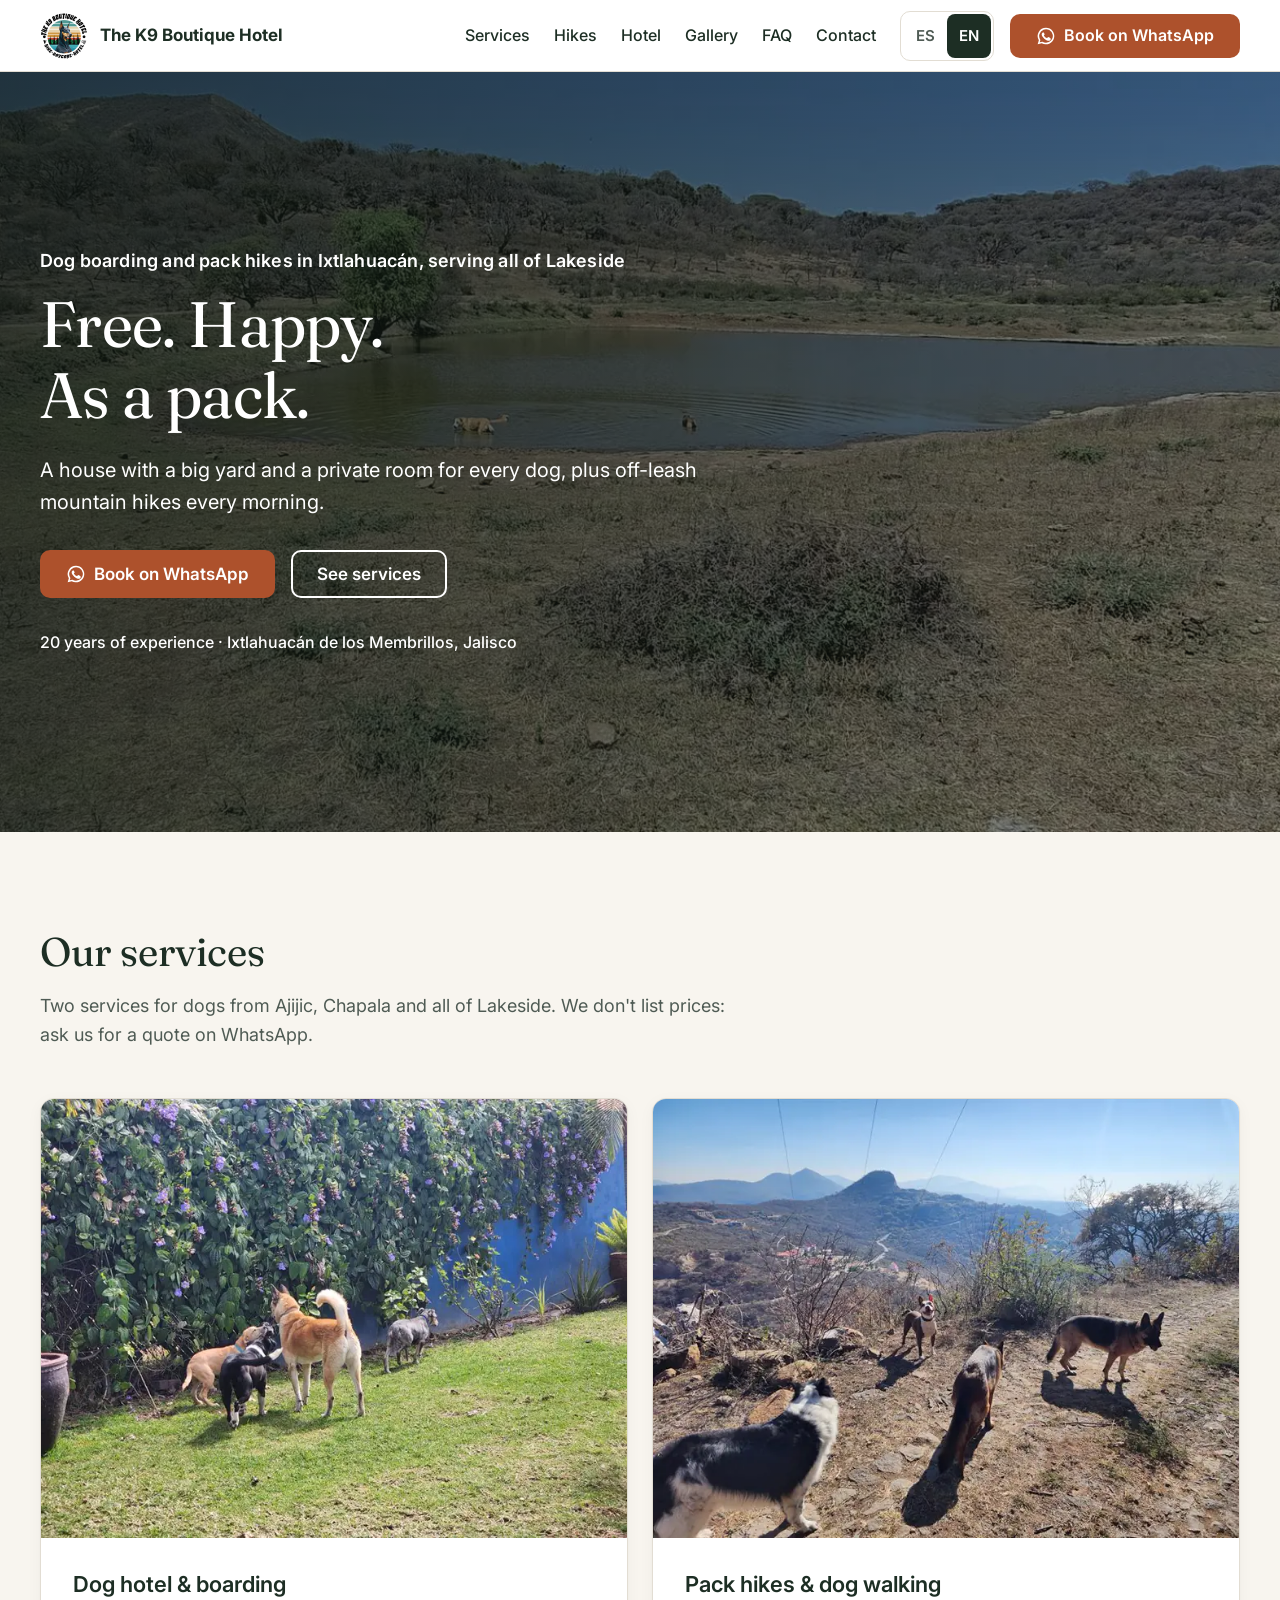
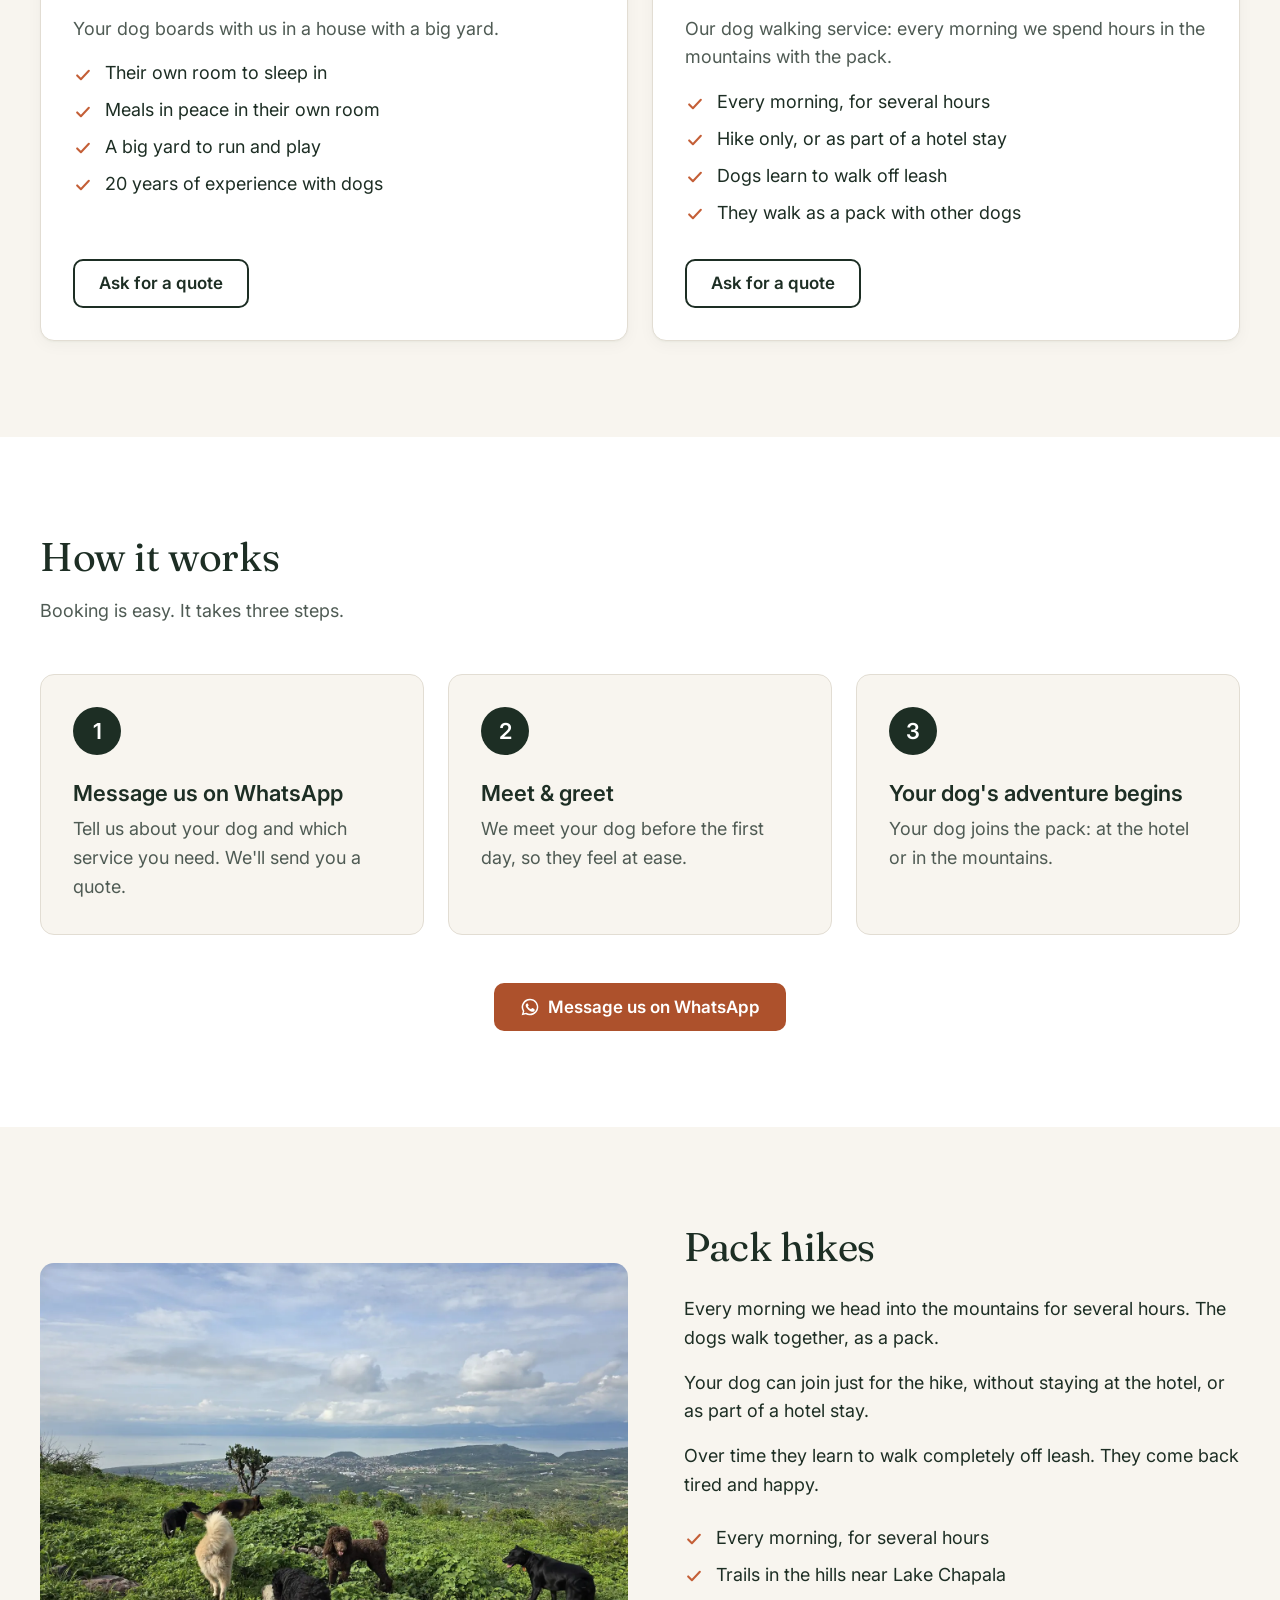
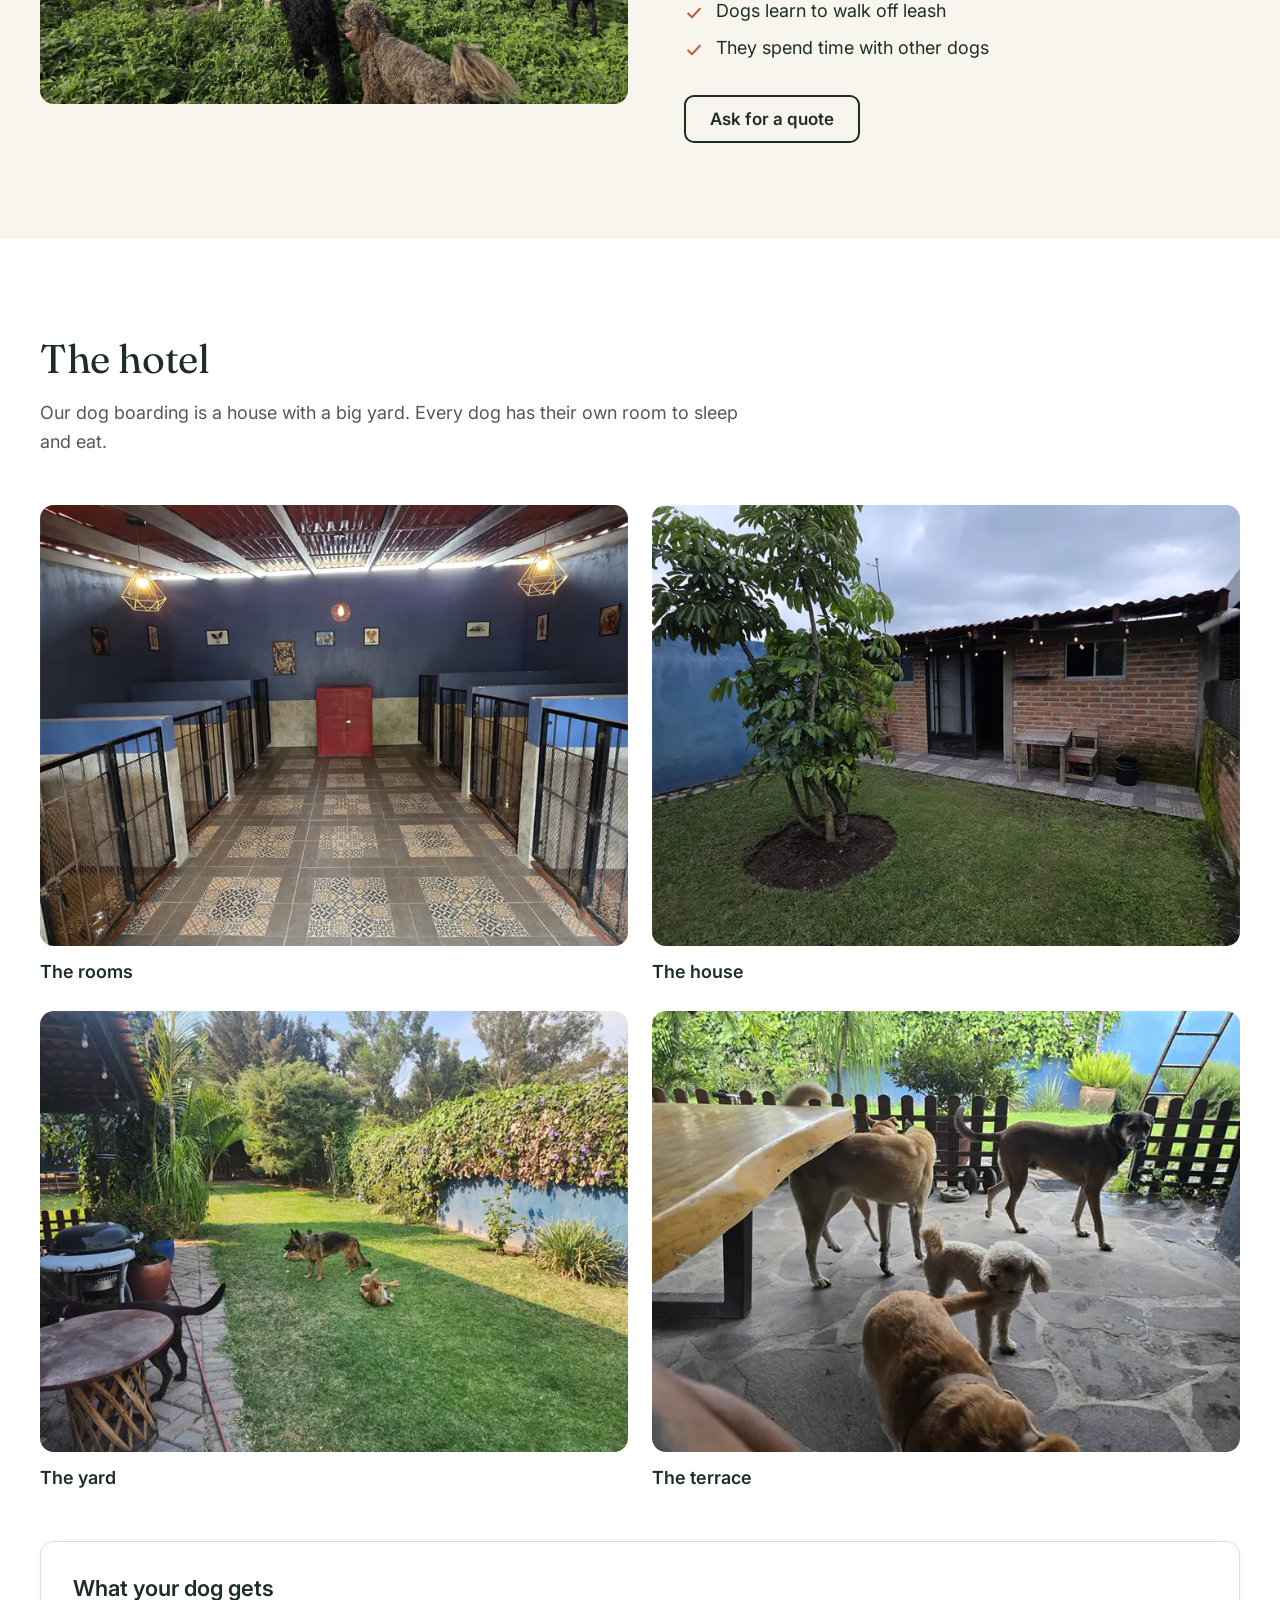
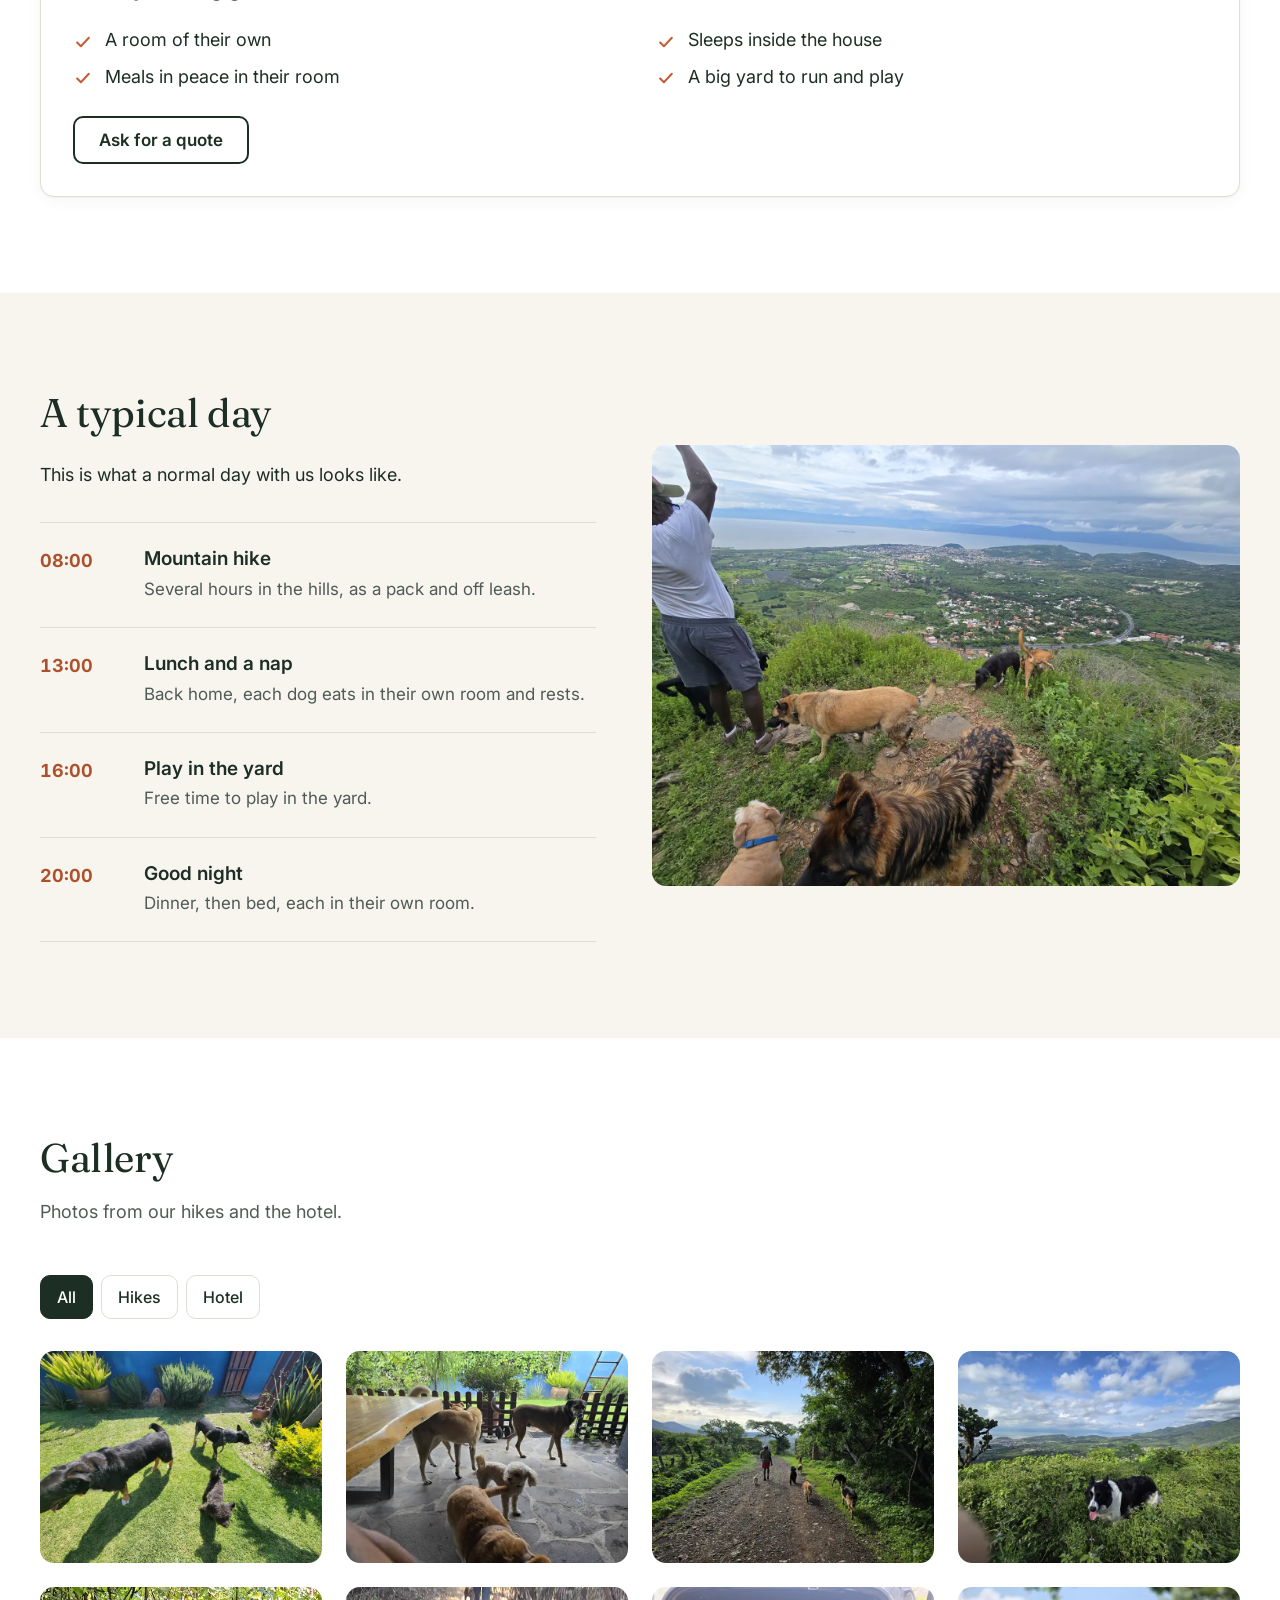
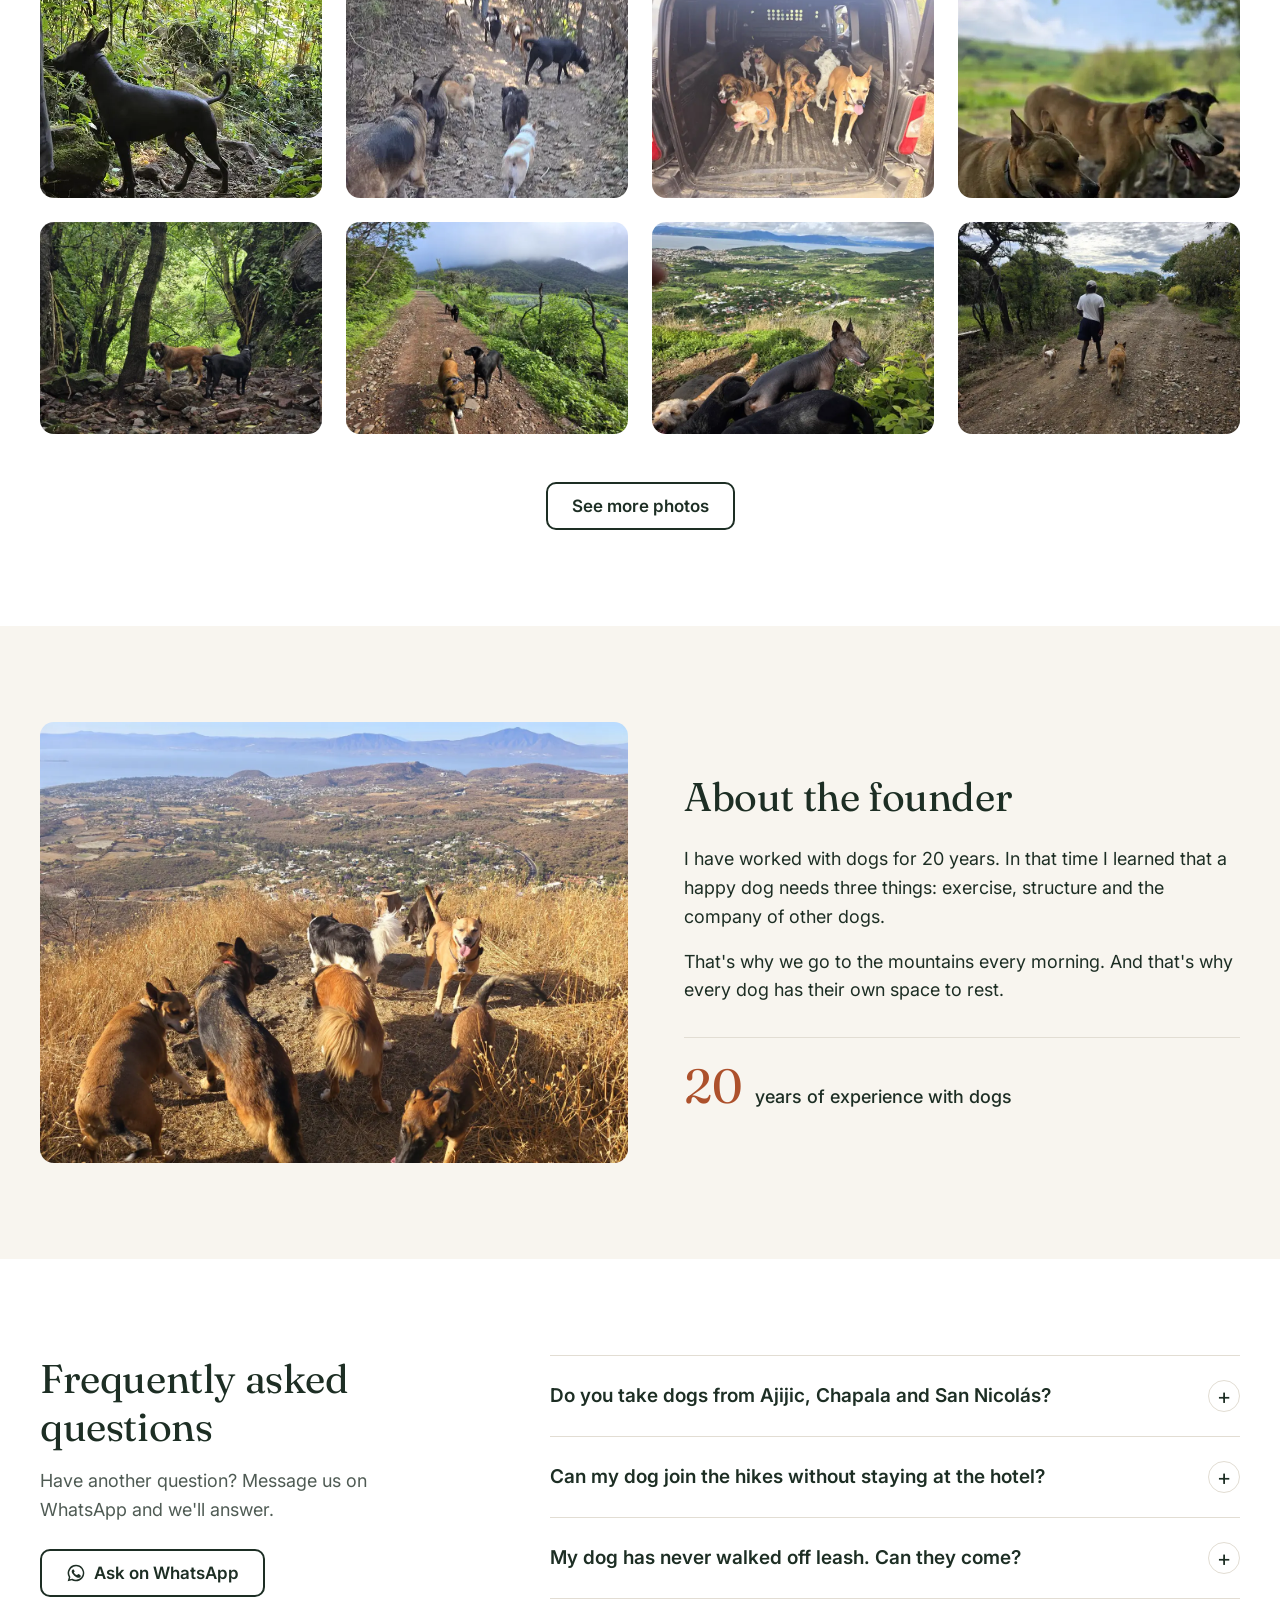
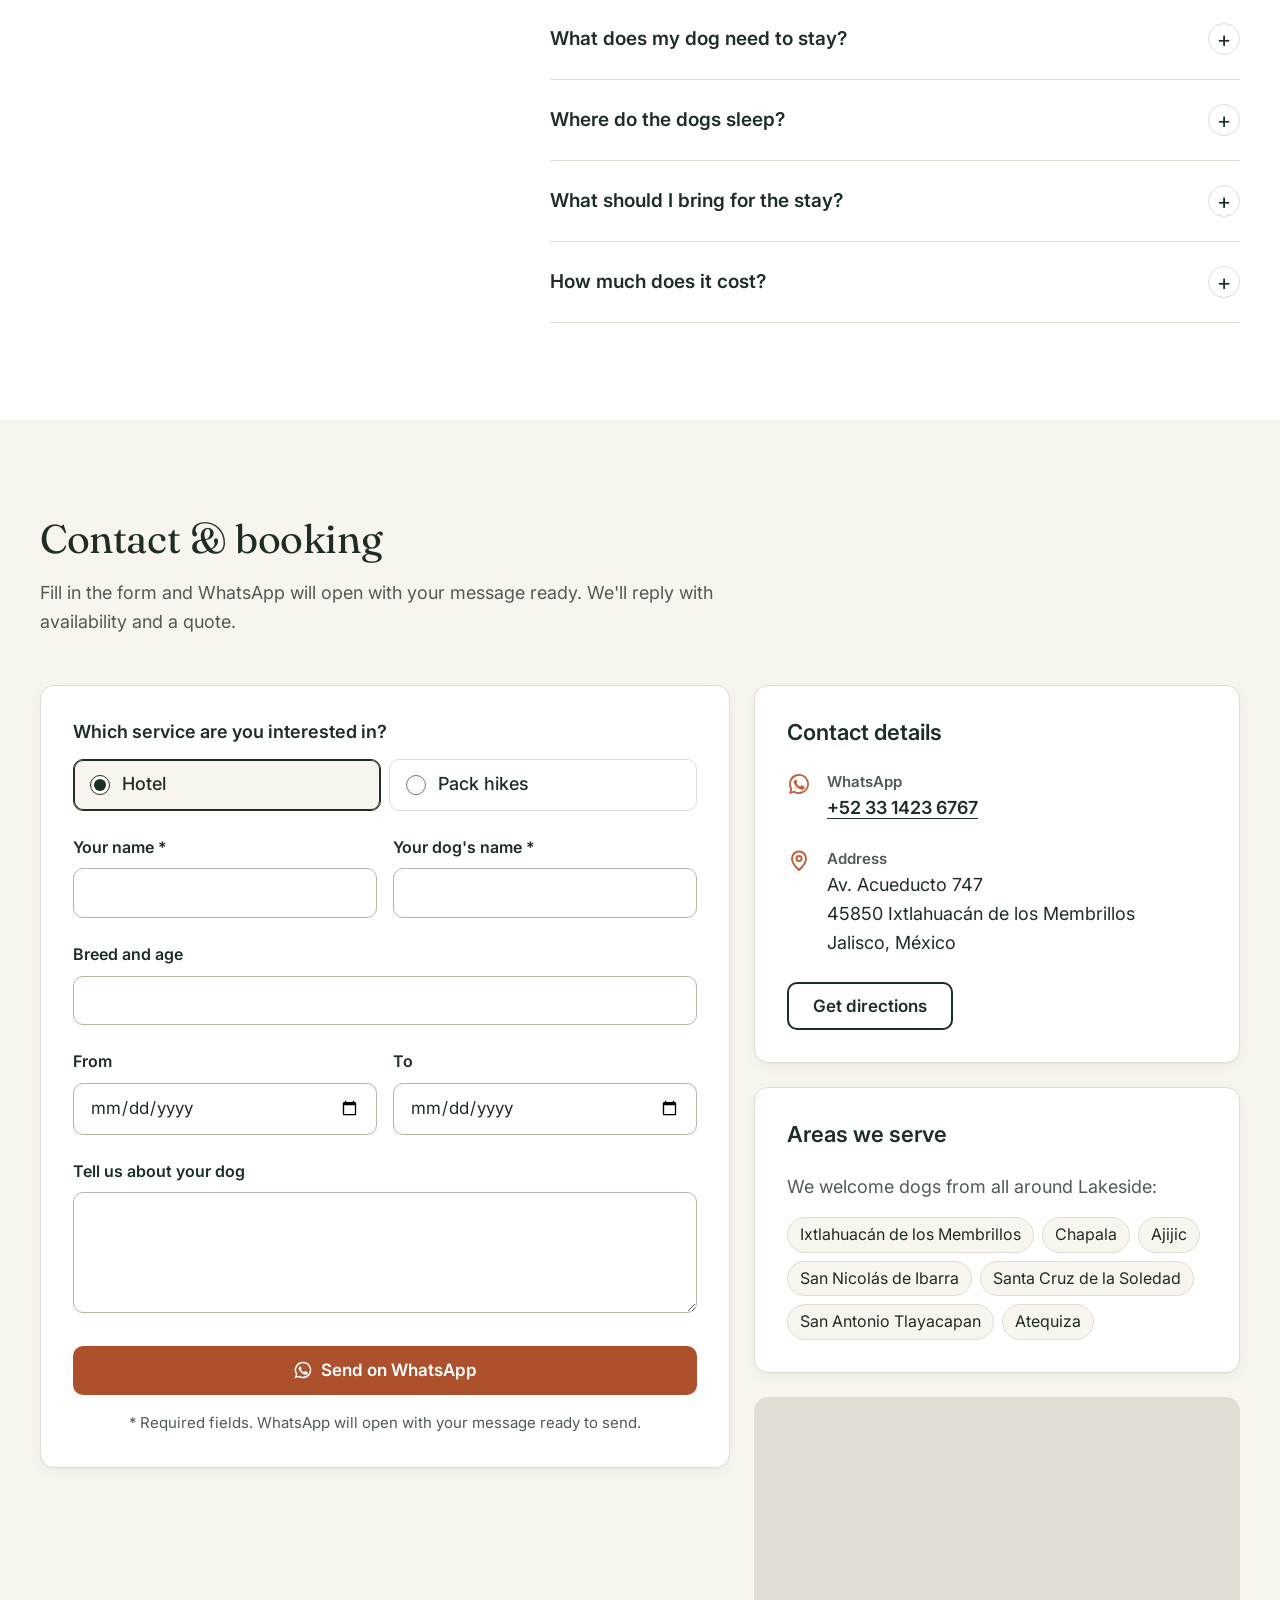
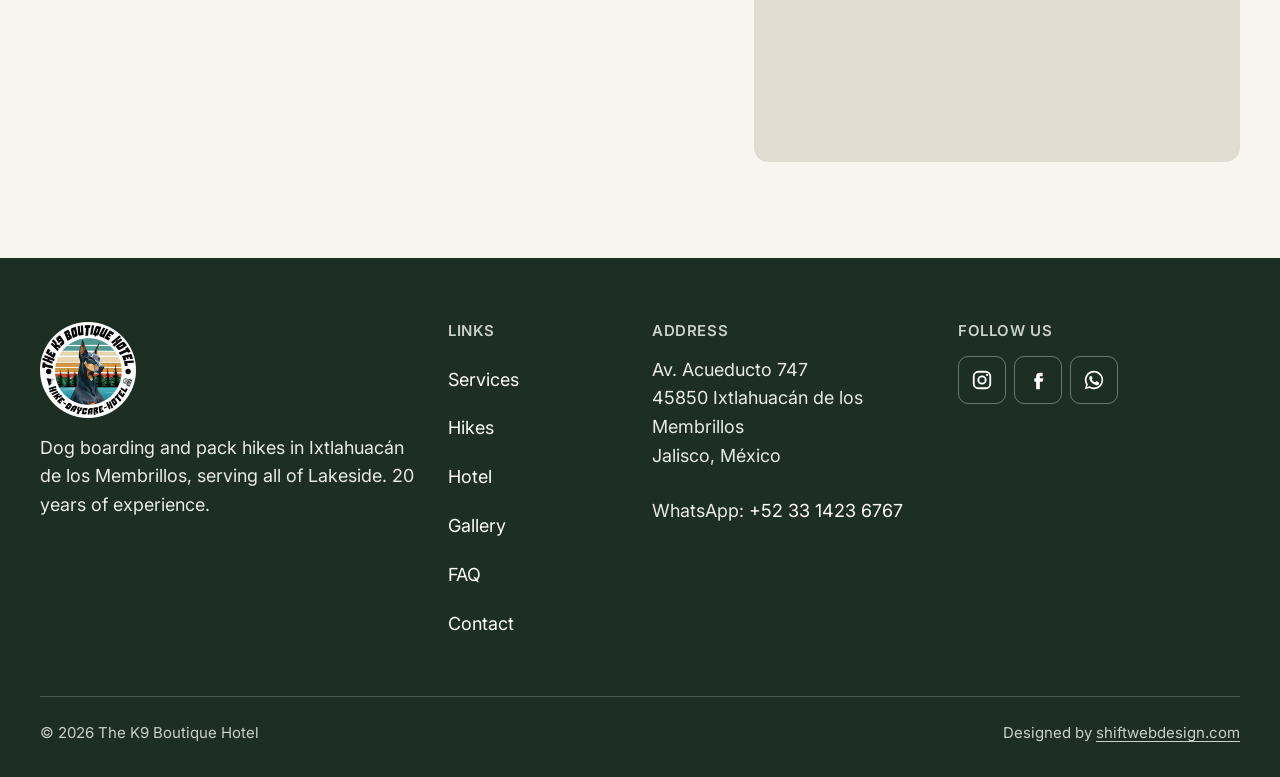
<file: en/index.html>
<!doctype html>
<html lang="en" data-root="../">
<head>
  <meta charset="utf-8">
  <meta name="viewport" content="width=device-width, initial-scale=1">
  <!-- SEO:START (generated by tools/build.py; edit SEO text there) -->
  <title>Dog Boarding &amp; Pack Hikes in Ixtlahuacán | The K9 Boutique Hotel</title>
  <meta name="description" content="Dog boarding and daily off-leash pack hikes in Ixtlahuacán, serving all of Lakeside: Ajijic, Chapala and San Nicolás. Private rooms, 20 years&#x27; experience.">
  <link rel="canonical" href="https://thek9boutiquehotel.com/en/">
  <link rel="alternate" hreflang="es-MX" href="https://thek9boutiquehotel.com/">
  <link rel="alternate" hreflang="en" href="https://thek9boutiquehotel.com/en/">
  <link rel="alternate" hreflang="x-default" href="https://thek9boutiquehotel.com/">
  <meta property="og:type" content="website">
  <meta property="og:site_name" content="The K9 Boutique Hotel">
  <meta property="og:locale" content="en_US">
  <meta property="og:locale:alternate" content="es_MX">
  <meta property="og:title" content="Dog Boarding &amp; Pack Hikes in Ixtlahuacán | The K9 Boutique Hotel">
  <meta property="og:description" content="Dog boarding and daily off-leash pack hikes in Ixtlahuacán, serving all of Lakeside: Ajijic, Chapala and San Nicolás. Private rooms, 20 years&#x27; experience.">
  <meta property="og:url" content="https://thek9boutiquehotel.com/en/">
  <meta property="og:image" content="https://thek9boutiquehotel.com/img/og-image.png">
  <meta property="og:image:width" content="1200">
  <meta property="og:image:height" content="630">
  <script type="application/ld+json">
  {
    "@context": "https://schema.org",
    "@type": "LocalBusiness",
    "name": "The K9 Boutique Hotel",
    "description": "Dog boarding with a private room for every dog and a big yard, plus daily off-leash pack hikes in the mountains near Lake Chapala.",
    "telephone": "+523314236767",
    "image": "https://thek9boutiquehotel.com/img/og-image.png",
    "logo": "https://thek9boutiquehotel.com/img/logo.png",
    "address": {
      "@type": "PostalAddress",
      "streetAddress": "Av. Acueducto 747",
      "postalCode": "45850",
      "addressLocality": "Ixtlahuacán de los Membrillos",
      "addressRegion": "Jalisco",
      "addressCountry": "MX"
    },
    "areaServed": [
      {
        "@type": "City",
        "name": "Ixtlahuacán de los Membrillos"
      },
      {
        "@type": "City",
        "name": "Chapala"
      },
      {
        "@type": "City",
        "name": "Ajijic"
      },
      {
        "@type": "City",
        "name": "San Nicolás de Ibarra"
      },
      {
        "@type": "City",
        "name": "Santa Cruz de la Soledad"
      },
      {
        "@type": "City",
        "name": "San Antonio Tlayacapan"
      },
      {
        "@type": "City",
        "name": "Atequiza"
      }
    ],
    "knowsLanguage": [
      "es",
      "en"
    ],
    "hasOfferCatalog": {
      "@type": "OfferCatalog",
      "name": "Services",
      "itemListElement": [
        {
          "@type": "Offer",
          "itemOffered": {
            "@type": "Service",
            "name": "Dog boarding (dog hotel)"
          }
        },
        {
          "@type": "Offer",
          "itemOffered": {
            "@type": "Service",
            "name": "Pack hikes (dog walking)"
          }
        }
      ]
    },
    "sameAs": [
      "https://www.instagram.com/thek9boutiquehotel/",
      "https://www.facebook.com/people/The-k9-boutique-hotel/100063778140840/"
    ],
    "@id": "https://thek9boutiquehotel.com/#business",
    "url": "https://thek9boutiquehotel.com/en/"
  }
  </script>
  <!-- SEO:END -->
  <meta name="theme-color" content="#1d2e24">
  <link rel="icon" href="/favicon.ico" sizes="48x48">
  <link rel="icon" type="image/png" sizes="192x192" href="../img/favicon-192.png">
  <link rel="icon" type="image/png" sizes="96x96" href="../img/favicon-96.png">
  <link rel="icon" type="image/png" sizes="48x48" href="../img/favicon-48.png">
  <link rel="icon" type="image/png" sizes="32x32" href="../img/favicon-32.png">
  <link rel="apple-touch-icon" href="../img/apple-touch-icon.png">
  <link rel="preconnect" href="https://fonts.googleapis.com">
  <link rel="preconnect" href="https://fonts.gstatic.com" crossorigin>
  <link href="https://fonts.googleapis.com/css2?family=Fraunces:opsz,wght@9..144,400&family=Inter:wght@400;500;600;700&display=swap" rel="stylesheet">
  <link rel="preload" as="image" href="../video/hero-poster.webp?v=2">
  <link rel="stylesheet" href="../css/styles.css?v=20261012">
</head>
<body>

<svg width="0" height="0" style="position:absolute" aria-hidden="true">
  <symbol id="i-wa" viewBox="0 0 24 24"><path fill="currentColor" d="M12 2a10 10 0 0 0-8.6 15.1L2 22l5-1.3A10 10 0 1 0 12 2zm0 18.2a8.2 8.2 0 0 1-4.2-1.2l-.3-.2-3 .8.8-2.9-.2-.3A8.2 8.2 0 1 1 12 20.2zm4.5-6.1c-.2-.1-1.5-.7-1.7-.8s-.4-.1-.6.1-.7.8-.8 1-.3.2-.5.1a6.7 6.7 0 0 1-3.3-2.9c-.2-.4.2-.4.7-1.3.1-.2 0-.3 0-.4l-.8-1.8c-.2-.5-.4-.4-.6-.4h-.5a1 1 0 0 0-.7.3 3 3 0 0 0-.9 2.2 5.2 5.2 0 0 0 1.1 2.8 11.9 11.9 0 0 0 4.6 4c1.7.7 2.3.8 3.2.7a2.7 2.7 0 0 0 1.8-1.3 2.2 2.2 0 0 0 .1-1.3c0-.1-.2-.2-.4-.3z"/></symbol>
  <symbol id="i-pin" viewBox="0 0 24 24"><path fill="none" stroke="currentColor" stroke-width="2" d="M12 21s-7-6.2-7-11.5a7 7 0 0 1 14 0C19 14.8 12 21 12 21z"/><circle cx="12" cy="9.5" r="2.5" fill="none" stroke="currentColor" stroke-width="2"/></symbol>
</svg>

<a class="skip-link" href="#main"><span class="es">Saltar al contenido</span><span class="en">Skip to content</span></a>

<!-- ============ HEADER ============ -->
<header class="site-header">
  <div class="container header-inner">
    <a href="#top" class="brand">
      <img src="../img/logo-192.png" width="48" height="48" alt="">
      <span>The K9 Boutique Hotel</span>
    </a>

    <nav class="nav" aria-label="Main">
      <a href="#servicios"><span class="es">Servicios</span><span class="en">Services</span></a>
      <a href="#caminatas"><span class="es">Caminatas</span><span class="en">Hikes</span></a>
      <a href="#hotel">Hotel</a>
      <a href="#galeria"><span class="es">Galería</span><span class="en">Gallery</span></a>
      <a href="#preguntas"><span class="es">Preguntas</span><span class="en">FAQ</span></a>
      <a href="#contacto"><span class="es">Contacto</span><span class="en">Contact</span></a>
    </nav>

    <div class="header-actions">
      <div class="lang" role="group" aria-label="Idioma / Language">
        <a href="../" data-lang-link="es" lang="es" hreflang="es" aria-label="Español">ES</a>
        <a href="./" data-lang-link="en" lang="en" hreflang="en" aria-label="English" aria-current="page">EN</a>
      </div>
      <a href="https://wa.me/523314236767" class="btn btn-primary header-book" data-wa>
        <svg class="icon" aria-hidden="true"><use href="#i-wa"/></svg>
        <span class="es">Reservar por WhatsApp</span><span class="en">Book on WhatsApp</span>
      </a>
      <details class="menu">
        <summary class="menu-btn">
          <svg class="icon" viewBox="0 0 24 24" aria-hidden="true"><path d="M4 7h16M4 12h16M4 17h16" stroke="currentColor" stroke-width="2" stroke-linecap="round"/></svg>
          <span class="es">Menú</span><span class="en">Menu</span>
        </summary>
        <nav class="menu-panel" aria-label="Menu">
          <a href="#servicios"><span class="es">Servicios</span><span class="en">Services</span></a>
          <a href="#caminatas"><span class="es">Caminatas</span><span class="en">Hikes</span></a>
          <a href="#hotel">Hotel</a>
          <a href="#galeria"><span class="es">Galería</span><span class="en">Gallery</span></a>
          <a href="#preguntas"><span class="es">Preguntas</span><span class="en">FAQ</span></a>
          <a href="#contacto"><span class="es">Contacto</span><span class="en">Contact</span></a>
          <a href="https://wa.me/523314236767" class="btn btn-primary" data-wa>
            <svg class="icon" aria-hidden="true"><use href="#i-wa"/></svg>
            <span class="es">Reservar por WhatsApp</span><span class="en">Book on WhatsApp</span>
          </a>
        </nav>
      </details>
    </div>
  </div>
</header>

<main id="main">

<!-- ============ 1. HERO ============ -->
<section class="hero" aria-labelledby="hero-title">
  <video class="hero-video" autoplay muted loop playsinline preload="metadata" poster="../video/hero-poster.webp?v=2" aria-hidden="true">
    <source src="../video/hero.mp4?v=2" type="video/mp4">
  </video>
  <div class="container hero-content">
    <h1 class="hero-kicker" id="hero-title">
      <span class="es">Hotel para perros y caminatas en manada en Ixtlahuacán, cerca del Lago de Chapala</span>
      <span class="en">Dog boarding and pack hikes in Ixtlahuacán, serving all of Lakeside</span>
    </h1>
    <p class="slogan">
      <span class="es">Libres. Felices.<br>En manada.</span>
      <span class="en">Free. Happy.<br>As a pack.</span>
    </p>
    <p class="hero-text">
      <span class="es">Una casa con jardín grande y habitación propia para cada perro, y caminatas cada mañana en la montaña, sin correa.</span>
      <span class="en">A house with a big yard and a private room for every dog, plus off-leash mountain hikes every morning.</span>
    </p>
    <div class="actions">
      <a href="https://wa.me/523314236767" class="btn btn-primary" data-wa>
        <svg class="icon" aria-hidden="true"><use href="#i-wa"/></svg>
        <span class="es">Reservar por WhatsApp</span><span class="en">Book on WhatsApp</span>
      </a>
      <a href="#servicios" class="btn btn-secondary btn-light"><span class="es">Ver servicios</span><span class="en">See services</span></a>
    </div>
    <p class="trust">
      <span class="es">20 años de experiencia · Ixtlahuacán de los Membrillos, Jalisco</span>
      <span class="en">20 years of experience · Ixtlahuacán de los Membrillos, Jalisco</span>
    </p>
  </div>
</section>

<!-- ============ 2. SERVICES ============ -->
<section class="section" id="servicios" aria-labelledby="servicios-title">
  <div class="container">
    <header class="section-head">
      <h2 id="servicios-title"><span class="es">Nuestros servicios</span><span class="en">Our services</span></h2>
      <p><span class="es">Dos servicios para perros de Chapala, Ajijic y alrededores. No mostramos precios: pide tu cotización por WhatsApp.</span><span class="en">Two services for dogs from Ajijic, Chapala and all of Lakeside. We don't list prices: ask us for a quote on WhatsApp.</span></p>
    </header>

    <div class="grid services">
      <article class="card service">
        <img class="card-img" src="../img/k9-0028-sm.webp" width="720" height="540" loading="lazy"
          alt="Dogs playing in the hotel yard" data-alt-en="Dogs playing in the hotel yard">
        <div class="card-body">
          <h3><span class="es">Hotel para perros</span><span class="en">Dog hotel &amp; boarding</span></h3>
          <p><span class="es">Tu perro se hospeda con nosotros en una casa con un jardín grande.</span><span class="en">Your dog boards with us in a house with a big yard.</span></p>
          <ul class="checklist">
            <li><span class="es">Su propia habitación para dormir</span><span class="en">Their own room to sleep in</span></li>
            <li><span class="es">Come tranquilo en su habitación</span><span class="en">Meals in peace in their own room</span></li>
            <li><span class="es">Jardín grande para correr y jugar</span><span class="en">A big yard to run and play</span></li>
            <li><span class="es">20 años de experiencia con perros</span><span class="en">20 years of experience with dogs</span></li>
          </ul>
          <a href="#contacto" class="btn btn-secondary" data-service="hotel"><span class="es">Pedir cotización</span><span class="en">Ask for a quote</span></a>
        </div>
      </article>

      <article class="card service">
        <img class="card-img" src="../img/k9-0144-sm.webp" width="720" height="540" loading="lazy"
          alt="The pack walking off leash in the mountains" data-alt-en="The pack walking off leash in the mountains">
        <div class="card-body">
          <h3><span class="es">Caminatas y paseos en manada</span><span class="en">Pack hikes &amp; dog walking</span></h3>
          <p><span class="es">Nuestro paseo de perros: cada mañana salimos varias horas a la montaña con la manada.</span><span class="en">Our dog walking service: every morning we spend hours in the mountains with the pack.</span></p>
          <ul class="checklist">
            <li><span class="es">Todas las mañanas, varias horas</span><span class="en">Every morning, for several hours</span></li>
            <li><span class="es">Solo la caminata, o junto con el hotel</span><span class="en">Hike only, or as part of a hotel stay</span></li>
            <li><span class="es">Aprenden a caminar sin correa</span><span class="en">Dogs learn to walk off leash</span></li>
            <li><span class="es">Caminan en manada con otros perros</span><span class="en">They walk as a pack with other dogs</span></li>
          </ul>
          <a href="#contacto" class="btn btn-secondary" data-service="caminata"><span class="es">Pedir cotización</span><span class="en">Ask for a quote</span></a>
        </div>
      </article>
    </div>
  </div>
</section>

<!-- ============ 3. HOW IT WORKS ============ -->
<section class="section section-white" id="como-funciona" aria-labelledby="pasos-title">
  <div class="container">
    <header class="section-head">
      <h2 id="pasos-title"><span class="es">Cómo funciona</span><span class="en">How it works</span></h2>
      <p><span class="es">Reservar es fácil. Son tres pasos.</span><span class="en">Booking is easy. It takes three steps.</span></p>
    </header>
    <ol class="grid steps">
      <li class="step">
        <span class="step-num" aria-hidden="true">1</span>
        <h3><span class="es">Escríbenos por WhatsApp</span><span class="en">Message us on WhatsApp</span></h3>
        <p><span class="es">Cuéntanos de tu perro y qué servicio necesitas. Te mandamos una cotización.</span><span class="en">Tell us about your dog and which service you need. We'll send you a quote.</span></p>
      </li>
      <li class="step">
        <span class="step-num" aria-hidden="true">2</span>
        <h3><span class="es">Nos conocemos</span><span class="en">Meet &amp; greet</span></h3>
        <p><span class="es">Conocemos a tu perro antes de empezar, para que se sienta en confianza.</span><span class="en">We meet your dog before the first day, so they feel at ease.</span></p>
      </li>
      <li class="step">
        <span class="step-num" aria-hidden="true">3</span>
        <h3><span class="es">Empieza la aventura</span><span class="en">Your dog's adventure begins</span></h3>
        <p><span class="es">Tu perro se une a la manada: en el hotel o en la montaña.</span><span class="en">Your dog joins the pack: at the hotel or in the mountains.</span></p>
      </li>
    </ol>
    <div class="actions actions-center">
      <a href="https://wa.me/523314236767" class="btn btn-primary" data-wa>
        <svg class="icon" aria-hidden="true"><use href="#i-wa"/></svg>
        <span class="es">Escribir por WhatsApp</span><span class="en">Message us on WhatsApp</span>
      </a>
    </div>
  </div>
</section>

<!-- ============ 4. PACK HIKES ============ -->
<section class="section" id="caminatas" aria-labelledby="caminatas-title">
  <div class="container grid split">
    <img class="photo split-media" src="../img/k9-0327.webp" width="1440" height="1080" loading="lazy"
      alt="The pack resting on a hill overlooking the valley" data-alt-en="The pack resting on a hill overlooking the valley">
    <div class="split-text">
      <h2 id="caminatas-title"><span class="es">Caminatas en manada</span><span class="en">Pack hikes</span></h2>
      <p><span class="es">Todas las mañanas salimos a la montaña por varias horas. Los perros caminan juntos, como una manada.</span><span class="en">Every morning we head into the mountains for several hours. The dogs walk together, as a pack.</span></p>
      <p><span class="es">Tu perro puede venir solo a la caminata, sin quedarse en el hotel, o hacerla durante su estancia.</span><span class="en">Your dog can join just for the hike, without staying at the hotel, or as part of a hotel stay.</span></p>
      <p><span class="es">Con el tiempo aprenden a caminar completamente sin correa. Regresan cansados y contentos.</span><span class="en">Over time they learn to walk completely off leash. They come back tired and happy.</span></p>
      <ul class="checklist">
        <li><span class="es">Todas las mañanas, varias horas</span><span class="en">Every morning, for several hours</span></li>
        <li><span class="es">Senderos en los cerros, cerca del Lago de Chapala</span><span class="en">Trails in the hills near Lake Chapala</span></li>
        <li><span class="es">Aprenden a caminar sin correa</span><span class="en">Dogs learn to walk off leash</span></li>
        <li><span class="es">Conviven con otros perros</span><span class="en">They spend time with other dogs</span></li>
      </ul>
      <a href="#contacto" class="btn btn-secondary" data-service="caminata"><span class="es">Pedir cotización</span><span class="en">Ask for a quote</span></a>
    </div>
  </div>
</section>

<!-- ============ 5. THE HOTEL ============ -->
<section class="section section-white" id="hotel" aria-labelledby="hotel-title">
  <div class="container">
    <header class="section-head">
      <h2 id="hotel-title"><span class="es">El hotel</span><span class="en">The hotel</span></h2>
      <p><span class="es">Nuestro hotel para perros es una casa con un jardín grande. Cada perro tiene su propia habitación para dormir y comer.</span><span class="en">Our dog boarding is a house with a big yard. Every dog has their own room to sleep and eat.</span></p>
    </header>
    <div class="grid hotel-photos">
      <figure class="figure">
        <img class="photo" src="../img/hotel-habitaciones-sm.webp" srcset="../img/hotel-habitaciones-sm.webp 720w, ../img/hotel-habitaciones.webp 1440w" sizes="(max-width: 720px) 100vw, 588px" width="720" height="540" loading="lazy"
          alt="The private dog rooms inside the hotel" data-alt-en="The private dog rooms inside the hotel">
        <figcaption><span class="es">Las habitaciones</span><span class="en">The rooms</span></figcaption>
      </figure>
      <figure class="figure">
        <img class="photo" src="../img/hotel-casa-sm.webp" srcset="../img/hotel-casa-sm.webp 720w, ../img/hotel-casa.webp 1440w" sizes="(max-width: 720px) 100vw, 588px" width="720" height="540" loading="lazy"
          alt="The hotel house and its yard" data-alt-en="The hotel house and its yard">
        <figcaption><span class="es">La casa</span><span class="en">The house</span></figcaption>
      </figure>
      <figure class="figure">
        <img class="photo" src="../img/k9-0213-sm.webp" srcset="../img/k9-0213-sm.webp 720w, ../img/k9-0213.webp 1440w" sizes="(max-width: 720px) 100vw, 588px" width="720" height="540" loading="lazy"
          alt="The hotel yard with dogs playing" data-alt-en="The hotel yard with dogs playing">
        <figcaption><span class="es">El jardín</span><span class="en">The yard</span></figcaption>
      </figure>
      <figure class="figure">
        <img class="photo" src="../img/k9-0466-sm.webp" srcset="../img/k9-0466-sm.webp 720w, ../img/k9-0466.webp 1440w" sizes="(max-width: 720px) 100vw, 588px" width="720" height="540" loading="lazy"
          alt="Dogs on the hotel terrace" data-alt-en="Dogs on the hotel terrace">
        <figcaption><span class="es">La terraza</span><span class="en">The terrace</span></figcaption>
      </figure>
    </div>
    <div class="card amenities">
      <h3><span class="es">Lo que tiene tu perro</span><span class="en">What your dog gets</span></h3>
      <ul class="checklist checklist-cols">
        <li><span class="es">Una habitación propia</span><span class="en">A room of their own</span></li>
        <li><span class="es">Duerme dentro de la casa</span><span class="en">Sleeps inside the house</span></li>
        <li><span class="es">Come tranquilo en su habitación</span><span class="en">Meals in peace in their room</span></li>
        <li><span class="es">Jardín grande para correr y jugar</span><span class="en">A big yard to run and play</span></li>
      </ul>
      <a href="#contacto" class="btn btn-secondary" data-service="hotel"><span class="es">Pedir cotización</span><span class="en">Ask for a quote</span></a>
    </div>
  </div>
</section>

<!-- ============ 6. A TYPICAL DAY ============ -->
<section class="section" id="dia" aria-labelledby="dia-title">
  <div class="container grid split">
    <div class="split-text">
      <h2 id="dia-title"><span class="es">Un día típico</span><span class="en">A typical day</span></h2>
      <p><span class="es">Así es un día normal con nosotros.</span><span class="en">This is what a normal day with us looks like.</span></p>
      <ol class="schedule">
        <li>
          <span class="time">08:00</span>
          <div><h3><span class="es">Caminata en la montaña</span><span class="en">Mountain hike</span></h3>
          <p><span class="es">Varias horas en los cerros, en manada y sin correa.</span><span class="en">Several hours in the hills, as a pack and off leash.</span></p></div>
        </li>
        <li>
          <span class="time">13:00</span>
          <div><h3><span class="es">Comida y siesta</span><span class="en">Lunch and a nap</span></h3>
          <p><span class="es">De vuelta en casa, cada perro come en su habitación y descansa.</span><span class="en">Back home, each dog eats in their own room and rests.</span></p></div>
        </li>
        <li>
          <span class="time">16:00</span>
          <div><h3><span class="es">Juego en el jardín</span><span class="en">Play in the yard</span></h3>
          <p><span class="es">Tiempo libre para jugar en el jardín.</span><span class="en">Free time to play in the yard.</span></p></div>
        </li>
        <li>
          <span class="time">20:00</span>
          <div><h3><span class="es">Buenas noches</span><span class="en">Good night</span></h3>
          <p><span class="es">Cena y a dormir, cada uno en su habitación.</span><span class="en">Dinner, then bed, each in their own room.</span></p></div>
        </li>
      </ol>
    </div>
    <img class="photo split-media" src="../img/k9-0912.webp" width="1440" height="1080" loading="lazy"
      alt="Dogs hiking on a hill with a view of the lake" data-alt-en="Dogs hiking on a hill with a view of the lake">
  </div>
</section>

<!-- ============ 7. GALLERY ============ -->
<section class="section section-white" id="galeria" aria-labelledby="galeria-title">
  <div class="container">
    <header class="section-head">
      <h2 id="galeria-title"><span class="es">Galería</span><span class="en">Gallery</span></h2>
      <p><span class="es">Fotos de nuestras caminatas y del hotel.</span><span class="en">Photos from our hikes and the hotel.</span></p>
    </header>
    <div class="filters" role="group" aria-label="Filtrar fotos / Filter photos" hidden>
      <button type="button" data-filter="all" aria-pressed="true"><span class="es">Todas</span><span class="en">All</span></button>
      <button type="button" data-filter="caminatas" aria-pressed="false"><span class="es">Caminatas</span><span class="en">Hikes</span></button>
      <button type="button" data-filter="hotel" aria-pressed="false">Hotel</button>
    </div>
    <!-- The first 12 photos are in the HTML so the gallery works without JavaScript. -->
    <ul class="gallery-grid" id="gallery">
      <li><a href="../img/k9-0166.webp"><img src="../img/k9-0166-sm.webp" width="720" height="540" loading="lazy" alt="Dogs at the hotel"></a></li>
      <li><a href="../img/k9-0466.webp"><img src="../img/k9-0466-sm.webp" width="720" height="540" loading="lazy" alt="Dogs at the hotel"></a></li>
      <li><a href="../img/k9-0321.webp"><img src="../img/k9-0321-sm.webp" width="720" height="540" loading="lazy" alt="The pack in the mountains"></a></li>
      <li><a href="../img/k9-0505.webp"><img src="../img/k9-0505-sm.webp" width="720" height="540" loading="lazy" alt="Dogs hiking in the mountains"></a></li>
      <li><a href="../img/k9-0629.webp"><img src="../img/k9-0629-sm.webp" width="540" height="720" loading="lazy" alt="Dogs hiking in the mountains"></a></li>
      <li><a href="../img/k9-0944.webp"><img src="../img/k9-0944-sm.webp" width="540" height="720" loading="lazy" alt="The pack in the mountains"></a></li>
      <li><a href="../img/k9-0717.webp"><img src="../img/k9-0717-sm.webp" width="720" height="540" loading="lazy" alt="Dogs on a hike"></a></li>
      <li><a href="../img/k9-1049.webp"><img src="../img/k9-1049-sm.webp" width="540" height="720" loading="lazy" alt="Dogs hiking in the mountains"></a></li>
      <li><a href="../img/k9-0556.webp"><img src="../img/k9-0556-sm.webp" width="720" height="540" loading="lazy" alt="Dogs hiking in the mountains"></a></li>
      <li><a href="../img/k9-0320.webp"><img src="../img/k9-0320-sm.webp" width="720" height="540" loading="lazy" alt="The pack in the mountains"></a></li>
      <li><a href="../img/k9-0880.webp"><img src="../img/k9-0880-sm.webp" width="720" height="540" loading="lazy" alt="Dogs hiking in the mountains"></a></li>
      <li><a href="../img/k9-0590.webp"><img src="../img/k9-0590-sm.webp" width="720" height="540" loading="lazy" alt="The pack in the mountains"></a></li>
    </ul>
    <div class="actions actions-center">
      <button type="button" class="btn btn-secondary" id="loadMore" hidden><span class="es">Ver más fotos</span><span class="en">See more photos</span></button>
    </div>
  </div>
</section>

<!-- ============ 8. FOUNDER ============ -->
<section class="section" id="fundador" aria-labelledby="fundador-title">
  <div class="container grid split">
    <img class="photo split-media founder-photo" src="../img/k9-0727.webp" width="1440" height="1080" loading="lazy"
      alt="The pack on a hilltop overlooking the valley" data-alt-en="The pack on a hilltop overlooking the valley">
    <div class="split-text">
      <h2 id="fundador-title"><span class="es">Sobre el fundador</span><span class="en">About the founder</span></h2>
      <p><span class="es">Llevo 20 años trabajando con perros. En este tiempo aprendí que un perro feliz necesita tres cosas: ejercicio, estructura y la compañía de otros perros.</span><span class="en">I have worked with dogs for 20 years. In that time I learned that a happy dog needs three things: exercise, structure and the company of other dogs.</span></p>
      <p><span class="es">Por eso salimos a la montaña todas las mañanas. Y por eso cada perro tiene su propio espacio para descansar.</span><span class="en">That's why we go to the mountains every morning. And that's why every dog has their own space to rest.</span></p>
      <p class="stat"><strong>20</strong> <span class="es">años de experiencia con perros</span><span class="en">years of experience with dogs</span></p>
    </div>
  </div>
</section>

<!-- ============ 9. FAQ ============ -->
<section class="section section-white" id="preguntas" aria-labelledby="preguntas-title">
  <div class="container grid">
    <header class="faq-head">
      <h2 id="preguntas-title"><span class="es">Preguntas frecuentes</span><span class="en">Frequently asked questions</span></h2>
      <p><span class="es">¿Tienes otra pregunta? Escríbenos por WhatsApp y te respondemos.</span><span class="en">Have another question? Message us on WhatsApp and we'll answer.</span></p>
      <a href="https://wa.me/523314236767" class="btn btn-secondary" data-wa>
        <svg class="icon" aria-hidden="true"><use href="#i-wa"/></svg>
        <span class="es">Preguntar por WhatsApp</span><span class="en">Ask on WhatsApp</span>
      </a>
    </header>
    <div class="faq-list">
      <details class="faq-item" name="faq">
        <summary><span class="es">¿Reciben perros de Ajijic, Chapala y San Nicolás?</span><span class="en">Do you take dogs from Ajijic, Chapala and San Nicolás?</span></summary>
        <p><span class="es">Sí. Estamos en Ixtlahuacán de los Membrillos, cerca del Lago de Chapala. Recibimos perros de Chapala, Ajijic, San Nicolás de Ibarra, Santa Cruz de la Soledad, San Antonio Tlayacapan, Atequiza y alrededores.</span><span class="en">Yes. We're in Ixtlahuacán de los Membrillos, near Lake Chapala. We welcome dogs from Chapala, Ajijic, San Nicolás de Ibarra, Santa Cruz de la Soledad, San Antonio Tlayacapan, Atequiza and the rest of Lakeside.</span></p>
      </details>
      <details class="faq-item" name="faq">
        <summary><span class="es">¿Mi perro puede ir solo a las caminatas, sin quedarse en el hotel?</span><span class="en">Can my dog join the hikes without staying at the hotel?</span></summary>
        <p><span class="es">Sí. Tu perro puede unirse a las caminatas de la mañana sin hospedarse. Escríbenos por WhatsApp para ver días y horarios.</span><span class="en">Yes. Your dog can join the morning hikes without boarding. Message us on WhatsApp to arrange days and times.</span></p>
      </details>
      <details class="faq-item" name="faq">
        <summary><span class="es">Mi perro nunca ha caminado sin correa. ¿Puede venir?</span><span class="en">My dog has never walked off leash. Can they come?</span></summary>
        <p><span class="es">Sí. La mayoría llegan así. Vamos poco a poco y cada perro aprende a su ritmo, con ayuda de la manada.</span><span class="en">Yes. Most dogs arrive that way. We go step by step and each dog learns at their own pace, with help from the pack.</span></p>
      </details>
      <details class="faq-item" name="faq">
        <summary><span class="es">¿Qué necesita mi perro para quedarse?</span><span class="en">What does my dog need to stay?</span></summary>
        <p><span class="es">Vacunas al día, desparasitación y tratamiento contra pulgas y garrapatas. Antes de la primera visita nos conocemos.</span><span class="en">Up-to-date vaccines, deworming and flea and tick treatment. We meet before the first visit.</span></p>
      </details>
      <details class="faq-item" name="faq">
        <summary><span class="es">¿Dónde duermen los perros?</span><span class="en">Where do the dogs sleep?</span></summary>
        <p><span class="es">Dentro de la casa. Cada perro tiene su propia habitación, donde come y duerme tranquilo.</span><span class="en">Inside the house. Each dog has their own room, where they eat and sleep in peace.</span></p>
      </details>
      <details class="faq-item" name="faq">
        <summary><span class="es">¿Qué llevo para la estancia?</span><span class="en">What should I bring for the stay?</span></summary>
        <p><span class="es">Su comida de siempre, para no cambiar su dieta. Si quieres, también su cama o su juguete favorito.</span><span class="en">Their usual food, so their diet doesn't change. If you like, also their bed or favorite toy.</span></p>
      </details>
      <details class="faq-item" name="faq">
        <summary><span class="es">¿Cuánto cuesta?</span><span class="en">How much does it cost?</span></summary>
        <p><span class="es">Depende del servicio y de los días. Escríbenos por WhatsApp con tus fechas y te mandamos una cotización.</span><span class="en">It depends on the service and the number of days. Message us on WhatsApp with your dates and we'll send you a quote.</span></p>
      </details>
    </div>
  </div>
</section>

<!-- ============ 10. CONTACT & BOOKING ============ -->
<section class="section" id="contacto" aria-labelledby="contacto-title">
  <div class="container">
    <header class="section-head">
      <h2 id="contacto-title"><span class="es">Contacto y reservas</span><span class="en">Contact &amp; booking</span></h2>
      <p><span class="es">Llena el formulario y se abrirá WhatsApp con tu mensaje listo. Te respondemos con disponibilidad y precio.</span><span class="en">Fill in the form and WhatsApp will open with your message ready. We'll reply with availability and a quote.</span></p>
    </header>

    <div class="grid contact-grid">
      <form class="card form" id="bookingForm" novalidate>
        <fieldset class="service-pick">
          <legend><span class="es">¿Qué servicio te interesa?</span><span class="en">Which service are you interested in?</span></legend>
          <label><input type="radio" name="service" value="hotel" checked> <span><span class="es">Hotel</span><span class="en">Hotel</span></span></label>
          <label><input type="radio" name="service" value="caminata"> <span><span class="es">Caminatas</span><span class="en">Pack hikes</span></span></label>
        </fieldset>
        <div class="fields">
          <div class="field">
            <label for="f-name"><span class="es">Tu nombre</span><span class="en">Your name</span> *</label>
            <input id="f-name" name="name" required autocomplete="name" aria-describedby="f-name-err">
            <p class="field-error" id="f-name-err" hidden><span class="es">Escribe tu nombre.</span><span class="en">Please enter your name.</span></p>
          </div>
          <div class="field">
            <label for="f-dog"><span class="es">Nombre de tu perro</span><span class="en">Your dog's name</span> *</label>
            <input id="f-dog" name="dog" required aria-describedby="f-dog-err">
            <p class="field-error" id="f-dog-err" hidden><span class="es">Escribe el nombre de tu perro.</span><span class="en">Please enter your dog's name.</span></p>
          </div>
          <div class="field field-full">
            <label for="f-breed"><span class="es">Raza y edad</span><span class="en">Breed and age</span></label>
            <input id="f-breed" name="breed">
          </div>
          <div class="field">
            <label for="f-from"><span class="es">Desde</span><span class="en">From</span></label>
            <input id="f-from" name="from" type="date">
          </div>
          <div class="field">
            <label for="f-to"><span class="es">Hasta</span><span class="en">To</span></label>
            <input id="f-to" name="to" type="date">
          </div>
          <div class="field field-full">
            <label for="f-notes"><span class="es">Cuéntanos de tu perro</span><span class="en">Tell us about your dog</span></label>
            <textarea id="f-notes" name="notes" rows="4"></textarea>
          </div>
        </div>
        <button type="submit" class="btn btn-primary btn-block">
          <svg class="icon" aria-hidden="true"><use href="#i-wa"/></svg>
          <span class="es">Enviar por WhatsApp</span><span class="en">Send on WhatsApp</span>
        </button>
        <p class="form-note"><span class="es">* Campos obligatorios. Se abrirá WhatsApp con tu mensaje listo para enviar.</span><span class="en">* Required fields. WhatsApp will open with your message ready to send.</span></p>
      </form>

      <div class="contact-info">
        <div class="card">
          <h3><span class="es">Datos de contacto</span><span class="en">Contact details</span></h3>
          <ul class="contact-list">
            <li>
              <svg class="icon" aria-hidden="true"><use href="#i-wa"/></svg>
              <div><strong>WhatsApp</strong><a href="https://wa.me/523314236767" data-wa data-phone>+52 33 1423 6767</a></div>
            </li>
            <li>
              <svg class="icon" aria-hidden="true"><use href="#i-pin"/></svg>
              <div><strong><span class="es">Dirección</span><span class="en">Address</span></strong>
              <address>Av. Acueducto 747<br>45850 Ixtlahuacán de los Membrillos<br>Jalisco, México</address></div>
            </li>
          </ul>
          <a class="btn btn-secondary" target="_blank" rel="noopener" href="https://www.google.com/maps/search/?api=1&amp;query=Av.+Acueducto+747,+Ixtlahuac%C3%A1n+de+los+Membrillos,+Jalisco"><span class="es">Cómo llegar</span><span class="en">Get directions</span></a>
        </div>
        <div class="card">
          <h3><span class="es">Zonas que atendemos</span><span class="en">Areas we serve</span></h3>
          <p class="areas-intro"><span class="es">Recibimos perros de toda la ribera del Lago de Chapala:</span><span class="en">We welcome dogs from all around Lakeside:</span></p>
          <ul class="area-list">
            <li>Ixtlahuacán de los Membrillos</li>
            <li>Chapala</li>
            <li>Ajijic</li>
            <li>San Nicolás de Ibarra</li>
            <li>Santa Cruz de la Soledad</li>
            <li>San Antonio Tlayacapan</li>
            <li>Atequiza</li>
          </ul>
        </div>
        <div class="map">
          <iframe title="Map: Av. Acueducto 747, Ixtlahuacán de los Membrillos" data-title-en="Map: Av. Acueducto 747, Ixtlahuacán de los Membrillos" loading="lazy" referrerpolicy="no-referrer-when-downgrade"
            src="https://www.google.com/maps?q=Av.+Acueducto+747,+Ixtlahuac%C3%A1n+de+los+Membrillos,+Jalisco,+M%C3%A9xico&amp;z=14&amp;output=embed"></iframe>
        </div>
      </div>
    </div>
  </div>
</section>

</main>

<!-- ============ FOOTER ============ -->
<footer class="site-footer">
  <div class="container grid">
    <div class="footer-brand">
      <img src="../img/logo-192.png" width="96" height="96" alt="The K9 Boutique Hotel" loading="lazy">
      <p><span class="es">Hotel para perros y caminatas en manada en Ixtlahuacán de los Membrillos, cerca del Lago de Chapala. 20 años de experiencia.</span><span class="en">Dog boarding and pack hikes in Ixtlahuacán de los Membrillos, serving all of Lakeside. 20 years of experience.</span></p>
    </div>
    <nav class="footer-col" aria-label="Footer">
      <h2><span class="es">Enlaces</span><span class="en">Links</span></h2>
      <ul>
        <li><a href="#servicios"><span class="es">Servicios</span><span class="en">Services</span></a></li>
        <li><a href="#caminatas"><span class="es">Caminatas</span><span class="en">Hikes</span></a></li>
        <li><a href="#hotel">Hotel</a></li>
        <li><a href="#galeria"><span class="es">Galería</span><span class="en">Gallery</span></a></li>
        <li><a href="#preguntas"><span class="es">Preguntas</span><span class="en">FAQ</span></a></li>
        <li><a href="#contacto"><span class="es">Contacto</span><span class="en">Contact</span></a></li>
      </ul>
    </nav>
    <div class="footer-col">
      <h2><span class="es">Dirección</span><span class="en">Address</span></h2>
      <address>Av. Acueducto 747<br>45850 Ixtlahuacán de los Membrillos<br>Jalisco, México</address>
      <p class="footer-phone">WhatsApp: <a href="https://wa.me/523314236767" data-wa data-phone>+52 33 1423 6767</a></p>
    </div>
    <div class="footer-col">
      <h2><span class="es">Síguenos</span><span class="en">Follow us</span></h2>
      <div class="socials">
        <a href="https://www.instagram.com/thek9boutiquehotel/" data-social="instagram" aria-label="Instagram"><svg class="icon" viewBox="0 0 24 24" aria-hidden="true"><g fill="none" stroke="currentColor" stroke-width="2"><rect x="3" y="3" width="18" height="18" rx="5"/><circle cx="12" cy="12" r="4"/></g><circle cx="17.5" cy="6.5" r="1.2" fill="currentColor"/></svg></a>
        <a href="https://www.facebook.com/people/The-k9-boutique-hotel/100063778140840/" data-social="facebook" aria-label="Facebook"><svg class="icon" viewBox="0 0 24 24" aria-hidden="true"><path fill="currentColor" d="M14 8h3V4h-3a4 4 0 0 0-4 4v2H8v4h2v8h4v-8h3l1-4h-4V8z"/></svg></a>
        <a href="https://wa.me/523314236767" data-wa aria-label="WhatsApp"><svg class="icon" aria-hidden="true"><use href="#i-wa"/></svg></a>
      </div>
    </div>
  </div>
  <div class="container footer-bottom">
    <p>© <span id="year">2026</span> The K9 Boutique Hotel</p>
    <p class="credit"><span class="es">Diseñado por</span><span class="en">Designed by</span> <a href="https://shiftwebdesign.com" target="_blank" rel="noopener">shiftwebdesign.com</a></p>
  </div>
</footer>

<dialog class="lightbox" id="lightbox" aria-label="Photo">
  <img alt="">
  <p class="lb-count" aria-live="polite"></p>
  <button class="lb-btn lb-close" type="button"><span class="sr-only es">Cerrar</span><span class="sr-only en">Close</span><svg viewBox="0 0 24 24" aria-hidden="true"><path d="M6 6l12 12M18 6L6 18" stroke="currentColor" stroke-width="2"/></svg></button>
  <button class="lb-btn lb-prev" type="button"><span class="sr-only es">Foto anterior</span><span class="sr-only en">Previous photo</span><svg viewBox="0 0 24 24" aria-hidden="true"><path d="M15 6l-6 6 6 6" fill="none" stroke="currentColor" stroke-width="2"/></svg></button>
  <button class="lb-btn lb-next" type="button"><span class="sr-only es">Foto siguiente</span><span class="sr-only en">Next photo</span><svg viewBox="0 0 24 24" aria-hidden="true"><path d="M9 6l6 6-6 6" fill="none" stroke="currentColor" stroke-width="2"/></svg></button>
</dialog>

<script src="../js/gallery-data.js?v=20261012"></script>
<script src="../js/main.js?v=20261012"></script>
</body>
</html>
</file>
<file: css/styles.css>
/* ==========================================================================
   The K9 Boutique Hotel — styles
   Calm, static layout. No scroll animation.
   ========================================================================== */

:root {
  /* Brand colors */
  --cream: #f8f5ef;
  --white: #ffffff;
  --forest: #1d2e24;
  --forest-2: #2a4134;
  --clay: #c45f37;        /* small accents and icons */
  --clay-btn: #ad512c;    /* button fill: a touch deeper than --clay so white text passes WCAG AA */
  --clay-btn-hover: #8f4222;
  --muted: #4f5b54;       /* secondary text, 6:1 on cream */
  --line: #e2ddd3;        /* 1px borders */
  --focus: #ad512c;

  --f-head: "Fraunces", Georgia, "Times New Roman", serif;
  --f-body: "Inter", system-ui, -apple-system, "Segoe UI", Roboto, sans-serif;

  /* Spacing scale: 8, 16, 24, 32, 48, 64, 96 */
  --s1: 8px; --s2: 16px; --s3: 24px; --s4: 32px; --s5: 48px; --s6: 64px; --s7: 96px;

  --max: 1200px;
  --gutter: 24px;
  --header-h: 72px;
  --r-btn: 10px;
  --r-card: 14px;
  --shadow: 0 1px 2px rgba(29, 46, 36, .04), 0 4px 16px rgba(29, 46, 36, .04);
}

*, *::before, *::after { box-sizing: border-box; }
html { -webkit-text-size-adjust: 100%; scroll-padding-top: calc(var(--header-h) + var(--s3)); }
@media (prefers-reduced-motion: no-preference) {
  html { scroll-behavior: smooth; }
}
body {
  margin: 0;
  padding-top: var(--header-h);
  background: var(--cream);
  color: var(--forest);
  font-family: var(--f-body);
  font-size: 18px;
  line-height: 1.6;
  -webkit-font-smoothing: antialiased;
}
img, video { display: block; max-width: 100%; height: auto; }
a { color: inherit; }
p { margin: 0 0 var(--s2); }
p:last-child { margin-bottom: 0; }
ul, ol { margin: 0; padding: 0; list-style: none; }
address { font-style: normal; }
[hidden] { display: none !important; }
figure { margin: 0; }

/* Language: every string exists as .es and .en; <html lang> decides which shows */
html[lang="es"] .en, html[lang="en"] .es { display: none !important; }

.sr-only {
  position: absolute; width: 1px; height: 1px; margin: -1px; padding: 0;
  overflow: hidden; clip: rect(0 0 0 0); white-space: nowrap; border: 0;
}

/* Focus: always visible for keyboard users */
:focus-visible { outline: 3px solid var(--focus); outline-offset: 3px; border-radius: 4px; }
.hero, .site-footer, .lightbox { --focus: #ffffff; }

.skip-link {
  position: absolute; left: var(--s2); top: -100px; z-index: 100;
  background: var(--forest); color: var(--white); padding: var(--s1) var(--s2); border-radius: var(--r-btn);
}
.skip-link:focus { top: var(--s1); }

/* ---------- Layout ---------- */
.container { width: min(100% - 2 * var(--gutter), var(--max)); margin-inline: auto; }
.grid { display: grid; grid-template-columns: repeat(12, minmax(0, 1fr)); gap: var(--gutter); }
.grid > * { grid-column: span 4; }

.section { padding-block: var(--s7); }
.section-white { background: var(--white); }
.section-head { max-width: 65ch; margin-bottom: var(--s5); }
.section-head p { color: var(--muted); margin-top: var(--s2); }

/* ---------- Type ---------- */
h1, h2, h3 { margin: 0; color: inherit; }
h2, .slogan { font-family: var(--f-head); font-weight: 400; letter-spacing: -.01em; }
.slogan { font-size: 64px; line-height: 1.1; margin: 0; }
h2 { font-size: 40px; line-height: 1.2; }
h3 { font-family: var(--f-body); font-size: 22px; font-weight: 600; line-height: 1.3; }

/* ---------- Buttons: one primary, one secondary ---------- */
.btn {
  display: inline-flex; align-items: center; justify-content: center; gap: var(--s1);
  min-height: 48px; padding: 12px var(--s3);
  border: 2px solid transparent; border-radius: var(--r-btn);
  font: 600 17px/1.2 var(--f-body); text-decoration: none; text-align: center;
  cursor: pointer; transition: background-color .15s, color .15s, border-color .15s;
}
.btn .icon { width: 20px; height: 20px; flex: none; }
.btn-primary { background: var(--clay-btn); color: var(--white); }
.btn-primary:hover { background: var(--clay-btn-hover); }
.btn-secondary { background: transparent; color: var(--forest); border-color: var(--forest); }
.btn-secondary:hover { background: var(--forest); color: var(--white); }
.btn-light { color: var(--white); border-color: var(--white); }
.btn-light:hover { background: var(--white); color: var(--forest); }
.btn-block { width: 100%; }

.actions { display: flex; flex-wrap: wrap; gap: var(--s2); }
.actions-center { justify-content: center; margin-top: var(--s5); }

.icon { width: 24px; height: 24px; }

/* ---------- Header ---------- */
.site-header {
  position: fixed; inset: 0 0 auto; z-index: 50; height: var(--header-h);
  background: var(--white); border-bottom: 1px solid var(--line);
}
.header-inner { height: 100%; display: flex; align-items: center; gap: var(--s3); }
.brand {
  display: flex; align-items: center; gap: 12px; flex: none;
  text-decoration: none; font-weight: 700; font-size: 17px; line-height: 1.2;
}
.brand img { width: 48px; height: 48px; }
.nav { display: flex; gap: var(--s3); margin-left: auto; }
.nav a { display: inline-flex; align-items: center; min-height: 48px; font-size: 16px; font-weight: 500; text-decoration: none; }
.nav a:hover { color: var(--clay-btn); text-decoration: underline; text-underline-offset: 6px; }
.header-actions { display: flex; align-items: center; gap: var(--s2); }
.header-book { min-height: 44px; padding-block: 8px; font-size: 16px; }

.lang { display: flex; border: 1px solid var(--line); border-radius: var(--r-btn); padding: 2px; }
.lang a {
  display: grid; place-items: center; min-width: 44px; min-height: 44px; border-radius: 8px;
  font: 600 15px/1 var(--f-body); color: var(--muted); text-decoration: none;
}
.lang a:hover { color: var(--forest); background: var(--cream); }
.lang a[aria-current="page"] { background: var(--forest); color: var(--white); }

/* Mobile menu: native <details>, works without JavaScript */
.menu { display: none; }
.menu-btn {
  display: flex; align-items: center; gap: var(--s1); min-height: 44px; padding: 0 12px;
  border: 1px solid var(--line); border-radius: var(--r-btn);
  font-weight: 600; font-size: 16px; cursor: pointer; list-style: none;
}
.menu-btn::-webkit-details-marker { display: none; }
.menu[open] .menu-btn { background: var(--forest); color: var(--white); border-color: var(--forest); }
.menu-panel {
  position: absolute; left: 0; right: 0; top: var(--header-h);
  background: var(--white); border-bottom: 1px solid var(--line);
  box-shadow: 0 12px 24px rgba(29, 46, 36, .08);
  padding: var(--s1) var(--gutter) var(--s3);
  display: flex; flex-direction: column;
  max-height: calc(100vh - var(--header-h)); overflow-y: auto;
}
.menu-panel a:not(.btn) {
  display: block; padding: 12px 0; min-height: 48px; font-size: 18px; font-weight: 500;
  text-decoration: none; border-bottom: 1px solid var(--line);
}
.menu-panel .btn { margin-top: var(--s3); }

/* ---------- Hero ---------- */
.hero {
  position: relative; isolation: isolate; overflow: hidden;
  min-height: min(calc(100vh - var(--header-h)), 760px);
  display: flex; align-items: center;
  padding-block: var(--s7);
  background: var(--forest) url("../video/hero-poster.webp?v=2") center / cover no-repeat;
  color: var(--white);
}
.hero-video { position: absolute; inset: 0; z-index: -2; width: 100%; height: 100%; object-fit: cover; }
.hero::before {
  content: ""; position: absolute; inset: 0; z-index: -1;
  background: linear-gradient(90deg, rgba(14, 23, 18, .78) 0%, rgba(14, 23, 18, .6) 55%, rgba(14, 23, 18, .45) 100%);
}
.hero-content { max-width: var(--max); }
.hero-kicker { max-width: 34em; margin-bottom: var(--s2); font-size: 18px; font-weight: 600; line-height: 1.4; letter-spacing: .01em; }
.hero-text { font-size: 20px; max-width: 34em; margin: var(--s3) 0 var(--s4); }
.trust { margin-top: var(--s4); font-size: 16px; font-weight: 500; }

/* ---------- Cards ---------- */
.card {
  background: var(--white); border: 1px solid var(--line); border-radius: var(--r-card);
  box-shadow: var(--shadow); padding: var(--s4);
}
.service { padding: 0; overflow: hidden; display: flex; flex-direction: column; }
.services > .service { grid-column: span 6; }
.card-img { width: 100%; aspect-ratio: 4 / 3; object-fit: cover; }
.card-body { padding: var(--s4); display: flex; flex-direction: column; gap: var(--s2); flex: 1; }
.card-body p { margin: 0; color: var(--muted); }
.card-body .btn { margin-top: auto; align-self: flex-start; }
.card-body .checklist { margin-bottom: var(--s2); }

.checklist { display: grid; gap: var(--s1); }
.checklist li { position: relative; padding-left: var(--s4); }
.checklist li::before {
  content: ""; position: absolute; left: 0; top: .3em; width: 20px; height: 20px;
  background: var(--clay);
  -webkit-mask: url("data:image/svg+xml,%3Csvg xmlns='http://www.w3.org/2000/svg' viewBox='0 0 24 24' fill='none' stroke='black' stroke-width='2.5' stroke-linecap='round' stroke-linejoin='round'%3E%3Cpath d='M5 12.5l4.5 4.5L19 7'/%3E%3C/svg%3E") center / contain no-repeat;
          mask: url("data:image/svg+xml,%3Csvg xmlns='http://www.w3.org/2000/svg' viewBox='0 0 24 24' fill='none' stroke='black' stroke-width='2.5' stroke-linecap='round' stroke-linejoin='round'%3E%3Cpath d='M5 12.5l4.5 4.5L19 7'/%3E%3C/svg%3E") center / contain no-repeat;
}

/* ---------- Photos ---------- */
.photo { width: 100%; aspect-ratio: 4 / 3; object-fit: cover; border-radius: var(--r-card); background: var(--line); }
.figure figcaption { margin-top: 12px; font-weight: 600; }
.hotel-photos > .figure { grid-column: span 6; }

/* ---------- How it works ---------- */
.steps { counter-reset: none; }
.step { padding: var(--s4); border: 1px solid var(--line); border-radius: var(--r-card); background: var(--cream); }
.step-num {
  display: grid; place-items: center; width: 48px; height: 48px; margin-bottom: var(--s3);
  border-radius: 50%; background: var(--forest); color: var(--white);
  font: 600 22px/1 var(--f-body);
}
.step h3 { margin-bottom: var(--s1); }
.step p { color: var(--muted); }

/* ---------- Split sections (photo + text) ---------- */
.split { align-items: center; }
.split > .split-media { grid-column: span 6; }
.split > .split-text { grid-column: span 6; }
.split-text h2 { margin-bottom: var(--s3); }
.split-text > p { max-width: 65ch; }
.split-text .checklist { margin: var(--s3) 0 var(--s4); }
#caminatas .split-text, #fundador .split-text { padding-left: var(--s4); }
#dia .split-text { padding-right: var(--s4); }

/* ---------- Hotel ---------- */
.amenities { margin-top: var(--s5); display: grid; gap: var(--s3); grid-template-columns: 1fr; }
.checklist-cols { grid-template-columns: repeat(2, minmax(0, 1fr)); column-gap: var(--s4); }
.amenities .btn { justify-self: start; }

/* ---------- A typical day ---------- */
.schedule { margin-top: var(--s4); border-top: 1px solid var(--line); }
.schedule li {
  display: grid; grid-template-columns: 80px 1fr; gap: var(--s3);
  padding-block: var(--s3); border-bottom: 1px solid var(--line);
}
.schedule .time { font-weight: 700; font-size: 18px; color: var(--clay-btn); font-variant-numeric: tabular-nums; }
.schedule h3 { font-size: 19px; margin-bottom: 4px; }
.schedule p { color: var(--muted); font-size: 17px; }

/* ---------- Gallery ---------- */
.filters { display: flex; flex-wrap: wrap; gap: var(--s1); margin-bottom: var(--s4); }
.filters button {
  min-height: 44px; padding: 8px var(--s2); border: 1px solid var(--line); border-radius: var(--r-btn);
  background: var(--white); color: var(--forest); font: 500 16px/1 var(--f-body); cursor: pointer;
}
.filters button:hover { border-color: var(--forest); }
.filters button[aria-pressed="true"] { background: var(--forest); border-color: var(--forest); color: var(--white); }
.gallery-grid { display: grid; grid-template-columns: repeat(4, minmax(0, 1fr)); gap: var(--gutter); }
.gallery-grid a { display: block; border-radius: var(--r-card); overflow: hidden; }
.gallery-grid img { width: 100%; aspect-ratio: 4 / 3; object-fit: cover; background: var(--line); transition: opacity .15s; }
.gallery-grid a:hover img { opacity: .88; }
.gallery-grid a:focus-visible { outline-offset: 3px; }

/* ---------- Founder ---------- */
.stat { display: flex; align-items: baseline; gap: 12px; margin-top: var(--s4); padding-top: var(--s3); border-top: 1px solid var(--line); font-weight: 500; }
.stat strong { font-family: var(--f-head); font-weight: 400; font-size: 48px; line-height: 1; color: var(--clay-btn); }

/* ---------- FAQ ---------- */
.faq-head { grid-column: span 4; }
.faq-head p { color: var(--muted); margin: var(--s2) 0 var(--s3); }
.faq-list { grid-column: 6 / span 7; border-top: 1px solid var(--line); }
.faq-item { border-bottom: 1px solid var(--line); }
.faq-item summary {
  display: flex; justify-content: space-between; align-items: center; gap: var(--s3);
  min-height: 48px; padding: var(--s3) 0; cursor: pointer; list-style: none;
  font-weight: 600; font-size: 19px; line-height: 1.4;
}
.faq-item summary::-webkit-details-marker { display: none; }
.faq-item summary::after {
  content: "+"; flex: none; display: grid; place-items: center; width: 32px; height: 32px;
  border: 1px solid var(--line); border-radius: 50%; font-size: 22px; font-weight: 400; line-height: 1;
}
.faq-item[open] summary::after { content: "−"; background: var(--forest); border-color: var(--forest); color: var(--white); }
.faq-item summary:hover { color: var(--clay-btn); }
.faq-item p { max-width: 65ch; padding-bottom: var(--s3); color: var(--muted); }

/* ---------- Contact & booking ---------- */
.contact-grid { align-items: start; }
.form { grid-column: span 7; }
.contact-info { grid-column: span 5; display: grid; gap: var(--s3); }
.contact-info h3 { margin-bottom: var(--s3); }
.areas-intro { color: var(--muted); }
.area-list { display: flex; flex-wrap: wrap; gap: var(--s1); margin-top: var(--s2); }
.area-list li { padding: 4px 12px; border: 1px solid var(--line); border-radius: 999px; background: var(--cream); font-size: 16px; }

.service-pick { border: 0; margin: 0 0 var(--s3); padding: 0; display: grid; grid-template-columns: repeat(2, minmax(0, 1fr)); gap: var(--s1); }
.service-pick legend { font-weight: 600; margin-bottom: 12px; padding: 0; }
.service-pick label {
  display: flex; align-items: center; gap: 12px; min-height: 52px; padding: 8px var(--s2);
  border: 1px solid var(--line); border-radius: var(--r-btn); cursor: pointer; font-weight: 500;
}
.service-pick label:hover { border-color: var(--forest); }
.service-pick input { width: 20px; height: 20px; margin: 0; flex: none; accent-color: var(--forest); }
.service-pick label:has(input:checked) { border-color: var(--forest); background: var(--cream); box-shadow: inset 0 0 0 1px var(--forest); }

.fields { display: grid; grid-template-columns: repeat(2, minmax(0, 1fr)); gap: var(--s3) var(--s2); margin-bottom: var(--s3); }
.field-full { grid-column: 1 / -1; }
.field label { display: block; font-weight: 600; font-size: 16px; margin-bottom: var(--s1); }
.field input, .field textarea {
  width: 100%; min-height: 48px; padding: 12px var(--s2);
  border: 1px solid #b9b3a7; border-radius: var(--r-btn); background: var(--white);
  font: 400 17px/1.4 var(--f-body); color: var(--forest);
}
.field textarea { resize: vertical; min-height: 120px; }
.field input:hover, .field textarea:hover { border-color: var(--forest); }
.field input:focus-visible, .field textarea:focus-visible { outline-offset: 0; border-color: var(--forest); }
.field input[aria-invalid="true"] { border-color: #b3261e; border-width: 2px; }
.field-error { color: #b3261e; font-size: 15px; font-weight: 500; margin: var(--s1) 0 0; }
.form-note { margin-top: var(--s2); font-size: 15px; color: var(--muted); text-align: center; }

.contact-list { display: grid; gap: var(--s3); margin-bottom: var(--s3); }
.contact-list li { display: flex; gap: var(--s2); align-items: flex-start; }
.contact-list .icon { color: var(--clay); flex: none; margin-top: 2px; }
.contact-list strong { display: block; font-size: 15px; color: var(--muted); font-weight: 600; }
.contact-list a { font-weight: 600; text-underline-offset: 4px; }

.map { position: relative; aspect-ratio: 4 / 3; border-radius: var(--r-card); overflow: hidden; border: 1px solid var(--line); background: var(--line); }
.map iframe { position: absolute; inset: 0; width: 100%; height: 100%; border: 0; }

/* ---------- Footer ---------- */
.site-footer { background: var(--forest); color: #e9ece6; padding: var(--s6) 0 var(--s4); }
.site-footer .grid { row-gap: var(--s4); }
.site-footer a { color: var(--white); }
.footer-brand { grid-column: span 4; }
.footer-brand img { width: 96px; height: 96px; margin-bottom: var(--s2); }
.footer-brand p { max-width: 36ch; }
.footer-phone { margin-top: var(--s2); }
.footer-col { grid-column: span 3; }
.footer-col:nth-child(2) { grid-column: span 2; }
.footer-col:last-child { grid-column: span 3; }
.footer-col h2 { font-family: var(--f-body); font-size: 15px; font-weight: 600; letter-spacing: .04em; text-transform: uppercase; color: #c9d1ca; margin-bottom: var(--s2); }
.footer-col ul { display: grid; }
.footer-col a { text-decoration: none; display: inline-block; padding-block: 10px; }
.footer-col a:hover { text-decoration: underline; text-underline-offset: 4px; }
.socials { display: flex; gap: var(--s1); }
.socials a { display: grid; place-items: center; width: 48px; height: 48px; padding: 0; border: 1px solid rgba(255, 255, 255, .35); border-radius: var(--r-btn); }
.socials a:hover { background: var(--white); color: var(--forest); text-decoration: none; }
.socials .icon { width: 22px; height: 22px; }
.footer-bottom { display: flex; flex-wrap: wrap; justify-content: space-between; gap: var(--s1) var(--s3); margin-top: var(--s5); padding-top: var(--s3); border-top: 1px solid rgba(255, 255, 255, .2); font-size: 15px; color: #c9d1ca; }
.footer-bottom p { margin: 0; }
.credit a { color: #c9d1ca; text-underline-offset: 3px; display: inline-block; padding-block: 12px; margin-block: -12px; }
.credit a:hover { color: var(--white); }

/* ---------- Lightbox (native <dialog>) ---------- */
.lightbox {
  width: 100vw; height: 100vh; max-width: none; max-height: none; margin: 0; padding: var(--s6) var(--s4);
  border: 0; background: rgba(12, 18, 14, .95); color: var(--white);
}
.lightbox[open] { display: grid; place-items: center; }
.lightbox::backdrop { background: rgba(12, 18, 14, .95); }
.lightbox img { max-width: 100%; max-height: calc(100vh - 160px); width: auto; height: auto; border-radius: var(--r-card); object-fit: contain; }
.lb-btn {
  position: absolute; display: grid; place-items: center; width: 52px; height: 52px;
  border: 1px solid rgba(255, 255, 255, .4); border-radius: 50%; background: rgba(0, 0, 0, .35);
  color: var(--white); cursor: pointer;
}
.lb-btn:hover { background: rgba(255, 255, 255, .15); }
.lb-btn svg { width: 24px; height: 24px; }
.lb-close { top: var(--s2); right: var(--s2); }
.lb-prev { left: var(--s2); top: 50%; translate: 0 -50%; }
.lb-next { right: var(--s2); top: 50%; translate: 0 -50%; }
.lb-count { position: absolute; bottom: var(--s2); left: 0; right: 0; text-align: center; margin: 0; font-size: 15px; }

/* ---------- Responsive ---------- */
@media (max-width: 1180px) {
  .nav, .header-book { display: none; }
  .menu { display: block; }
  .header-actions { margin-left: auto; }
}

@media (max-width: 960px) {
  .grid > *, .split > .split-media, .split > .split-text,
  .faq-head, .faq-list, .form, .contact-info { grid-column: 1 / -1; }
  #caminatas .split-text, #fundador .split-text, #dia .split-text { padding: 0; }
  #dia .split-media { order: -1; }
  .steps > *, .service { grid-column: span 6; }
  .gallery-grid { grid-template-columns: repeat(3, minmax(0, 1fr)); }
  .footer-brand { grid-column: 1 / -1; }
  .footer-col, .footer-col:nth-child(2), .footer-col:last-child { grid-column: span 4; }
}

@media (max-width: 720px) {
  :root { --gutter: 16px; --header-h: 64px; }
  body { font-size: 17px; }
  .section { padding-block: var(--s6); }
  .section-head { margin-bottom: var(--s4); }
  .slogan { font-size: 40px; }
  .hero-kicker { font-size: 16px; }
  h2 { font-size: 30px; }
  h3 { font-size: 20px; }
  .steps > *, .services > .service, .hotel-photos > .figure { grid-column: 1 / -1; }
  .brand { gap: var(--s1); font-size: 15px; }
  .brand img { width: 44px; height: 44px; }
  .brand span { max-width: 7.5em; }
  .header-inner { gap: var(--s1); }
  .header-actions { gap: var(--s1); }
  .hero { min-height: 0; padding-block: var(--s6); }
  .hero-text { font-size: 18px; }
  .hero .actions .btn { flex: 1 1 100%; }
  .card:not(.service), .step { padding: var(--s3); }
  .card-body { padding: var(--s3); }
  .service-pick { grid-template-columns: 1fr; }
  .fields { grid-template-columns: 1fr; }
  .checklist-cols { grid-template-columns: 1fr; }
  .gallery-grid { grid-template-columns: repeat(2, minmax(0, 1fr)); gap: var(--s1); }
  .gallery-grid a { border-radius: var(--r-btn); }
  .schedule li { grid-template-columns: 64px 1fr; gap: var(--s2); }
  .footer-col, .footer-col:nth-child(2), .footer-col:last-child { grid-column: 1 / -1; }
  .lightbox { padding: var(--s6) var(--s1); }
  .lb-prev, .lb-next { top: auto; bottom: var(--s1); translate: none; }
  .lb-count { bottom: var(--s4); }
}

@media (max-width: 400px) {
  .brand { font-size: 14px; }
  .brand img { width: 40px; height: 40px; }
  .brand span { max-width: 7em; }
  .menu-btn { padding: 0 var(--s1); }
}
</file>
